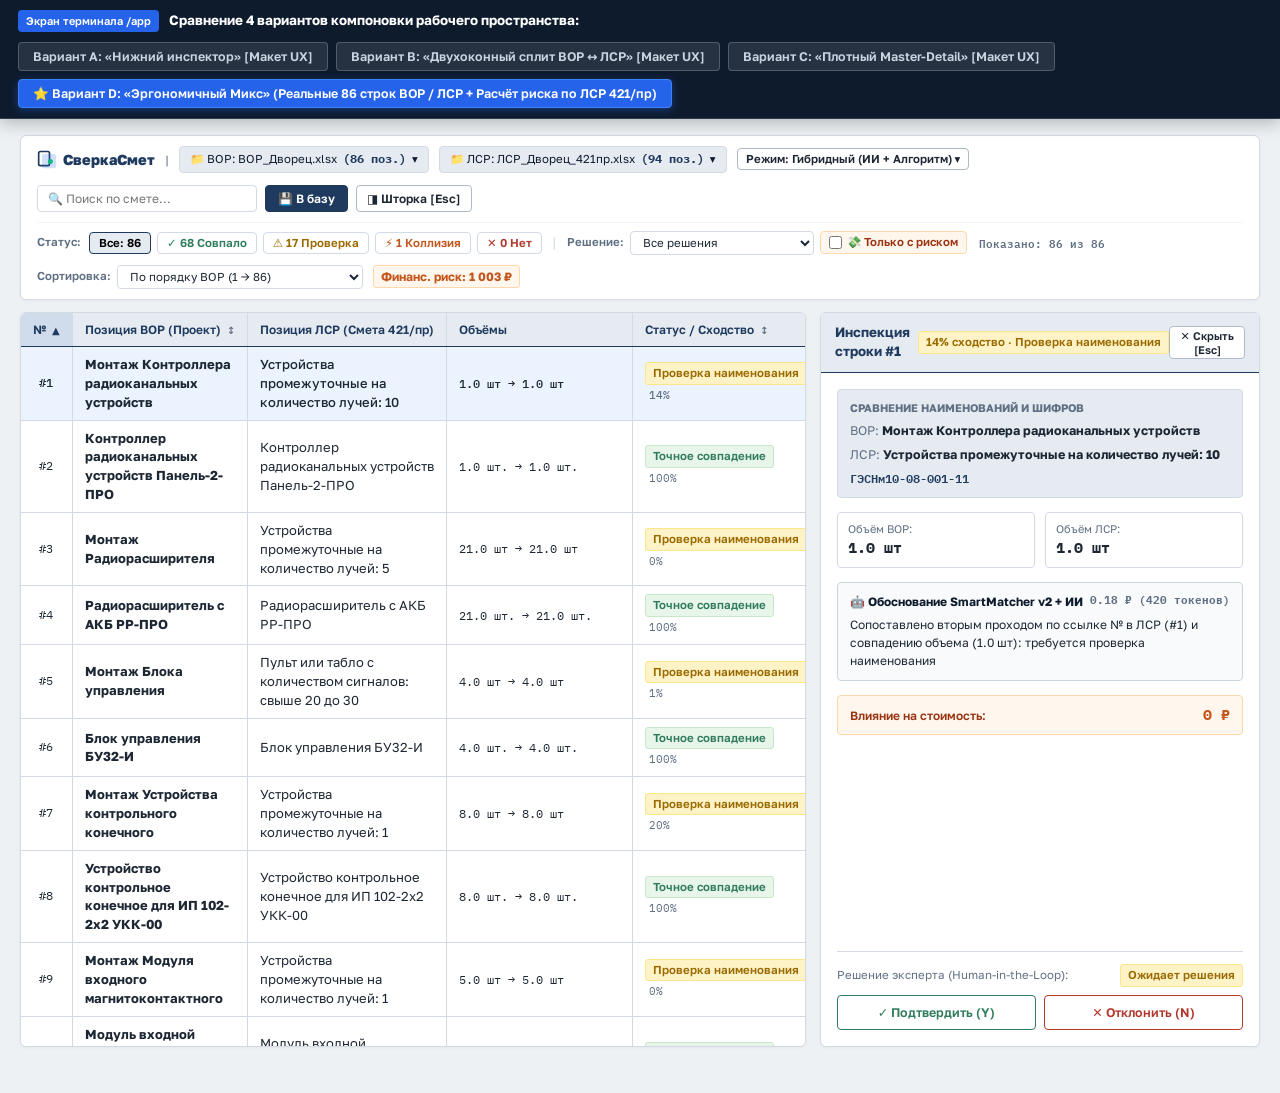
<file: web/app_concepts.html>
<!doctype html>
<html lang="ru">
<head>
  <meta charset="utf-8">
  <meta name="viewport" content="width=device-width, initial-scale=1, viewport-fit=cover">
  <title>Концепты интерфейса /app | СверкаСмет (SmartMatcher)</title>
  <link rel="icon" type="image/svg+xml" href="/favicon.svg">
  <link rel="stylesheet" href="https://fonts.googleapis.com/css2?family=Golos+Text:wght@400;500;600;700;800&family=IBM+Plex+Mono:wght@400;500;600&display=swap">
  <style>
    :root {
      --bg: #EEF1F4;
      --card: #FFFFFF;
      --ink: #1F3A5F;
      --ink-dark: #0E1B2D;
      --text: #1D2733;
      --mut: #5F6F84;
      --line: #D3DAE3;
      --line2: #AEBAC9;
      --hdr: #E6EBF1;
      --ok: #2F7D5B;
      --part: #9A6A00;
      --diff: #C2561B;
      --bad: #B3382C;
      --link: #1F5FBF;
    }
    * { box-sizing: border-box; margin: 0; padding: 0; }
    body {
      background: var(--bg);
      color: var(--text);
      font: 13.5px/1.45 "Golos Text", system-ui, -apple-system, sans-serif;
      -webkit-font-smoothing: antialiased;
      padding-bottom: 30px;
    }
    button, input, select { font-family: inherit; }

    /* Верхняя панель переключения концептов */
    .switcher-top {
      position: sticky;
      top: 0;
      z-index: 1000;
      background: #0E1B2D;
      color: #fff;
      padding: 10px 18px;
      display: flex;
      justify-content: space-between;
      align-items: center;
      box-shadow: 0 4px 16px rgba(0, 0, 0, 0.25);
      border-bottom: 1px solid rgba(255, 255, 255, 0.15);
      flex-wrap: wrap;
      gap: 10px;
    }
    .switcher-left {
      font-size: 13.5px;
      font-weight: 700;
      display: flex;
      align-items: center;
      gap: 10px;
    }
    .tag-badge {
      background: #2563EB;
      color: #fff;
      font-size: 11px;
      padding: 3px 8px;
      border-radius: 4px;
      font-weight: 600;
    }
    .switcher-btns {
      display: flex;
      gap: 8px;
      flex-wrap: wrap;
    }
    .sw-btn {
      background: rgba(255, 255, 255, 0.1);
      border: 1px solid rgba(255, 255, 255, 0.2);
      color: #CBD5E1;
      font-size: 12.5px;
      font-weight: 600;
      padding: 6px 14px;
      border-radius: 4px;
      cursor: pointer;
      transition: all 0.15s ease;
    }
    .sw-btn:hover {
      background: rgba(255, 255, 255, 0.2);
      color: #fff;
    }
    .sw-btn.active {
      background: #2563EB;
      border-color: #3B82F6;
      color: #fff;
      box-shadow: 0 2px 8px rgba(37, 99, 235, 0.4);
    }

    .concept-screen {
      display: none;
      max-width: 1560px;
      margin: 0 auto;
      padding: 16px 20px;
      animation: fadeIn 0.15s ease-out;
    }
    .concept-screen.active {
      display: block;
    }
    @keyframes fadeIn {
      from { opacity: 0; transform: translateY(4px); }
      to { opacity: 1; transform: none; }
    }

    /* Общие стили таблиц и бейджей */
    .t-code { font-family: "IBM Plex Mono", monospace; font-size: 11.5px; }
    .badge {
      display: inline-flex;
      align-items: center;
      gap: 4px;
      padding: 2px 7px;
      border-radius: 3px;
      font-size: 11.5px;
      font-weight: 600;
      white-space: nowrap;
    }
    .b-ok { background: #E8F5E9; color: var(--ok); border: 1px solid #C8E6C9; }
    .b-part { background: #FEF3C7; color: var(--part); border: 1px solid #FDE68A; }
    .b-diff { background: #FFEDD5; color: var(--diff); border: 1px solid #FED7AA; }
    .b-bad { background: #FEE2E2; color: var(--bad); border: 1px solid #FECACA; }
    mark.df { background: #FFEDD5; color: #9A3412; padding: 0 3px; border-radius: 2px; font-weight: 700; }

    .btn {
      font-size: 12.5px;
      padding: 5px 12px;
      border-radius: 4px;
      border: 1px solid var(--line2);
      background: #fff;
      color: var(--text);
      cursor: pointer;
      font-weight: 600;
      display: inline-flex;
      align-items: center;
      gap: 6px;
    }
    .btn-primary { background: var(--ink); color: #fff; border-color: var(--ink); }
    .btn-ok { color: var(--ok); border-color: var(--ok); }
    .btn-ok:hover { background: var(--ok); color: #fff; }
    .btn-bad { color: var(--bad); border-color: var(--bad); }
    .btn-bad:hover { background: var(--bad); color: #fff; }

    /* ==========================================================================
       КОНЦЕПТ A: НИЖНИЙ ИНСПЕКТОР (Bottom Drawer / Excel & CAD Style)
       Таблица на 100% ширины экрана, ничего не сжато. Снизу удобная панель инспекции.
       ========================================================================== */
    .ca-topbar {
      background: var(--card);
      border: 1px solid var(--line);
      border-radius: 6px;
      padding: 10px 16px;
      margin-bottom: 12px;
      display: flex;
      justify-content: space-between;
      align-items: center;
      flex-wrap: wrap;
      gap: 12px;
    }
    .ca-files {
      display: flex;
      gap: 10px;
      align-items: center;
    }
    .ca-f-pill {
      background: var(--hdr);
      border: 1px solid var(--line);
      border-radius: 4px;
      padding: 4px 10px;
      font-size: 12px;
    }
    .ca-stats {
      display: flex;
      gap: 6px;
      align-items: center;
    }
    .ca-stat-pill {
      border: 1px solid var(--line);
      background: #fff;
      border-radius: 4px;
      padding: 4px 10px;
      font-size: 12px;
      cursor: pointer;
    }
    .ca-stat-pill.active {
      border-color: var(--ink);
      background: var(--hdr);
      font-weight: 600;
    }

    .ca-table-wrap {
      background: var(--card);
      border: 1px solid var(--line);
      border-radius: 6px;
      overflow: hidden;
      margin-bottom: 12px;
    }
    .ca-table {
      width: 100%;
      border-collapse: collapse;
      font-size: 13px;
    }
    .ca-table th {
      background: var(--hdr);
      padding: 8px 12px;
      text-align: left;
      font-weight: 600;
      color: var(--ink);
      border-bottom: 1.5px solid var(--ink);
      border-right: 1px solid var(--line);
      font-size: 12px;
      white-space: nowrap;
    }
    .ca-table td {
      padding: 8px 12px;
      border-bottom: 1px solid var(--line);
      border-right: 1px solid var(--line);
      vertical-align: middle;
      cursor: pointer;
    }
    .ca-table tr:hover { background: #F1F5F9; }
    .ca-table tr.active { background: #EBF3FF; font-weight: 500; }

    /* Нижняя шторка инспектора параметров */
    .ca-bottom-drawer {
      background: #FFFFFF;
      border: 1.5px solid var(--line2);
      border-radius: 6px;
      padding: 16px;
      box-shadow: 0 10px 30px rgba(18, 34, 56, 0.15);
      display: grid;
      grid-template-columns: 1.3fr 1fr 0.7fr;
      gap: 20px;
      align-items: start;
    }
    .ca-b-col {
      display: flex;
      flex-direction: column;
      gap: 8px;
    }
    .ca-b-col h4 {
      font-size: 12px;
      text-transform: uppercase;
      letter-spacing: 0.5px;
      color: var(--mut);
      margin-bottom: 4px;
    }

    /* ==========================================================================
       КОНЦЕПТ B: ДВУХОКОННЫЙ СПЛИТ ВОР <-> ЛСР (Side-by-Side Dual Pane)
       Слева колонка ВОР, справа колонка ЛСР. Идеально видно связку документов.
       ========================================================================== */
    .cb-top {
      display: flex;
      justify-content: space-between;
      align-items: center;
      background: var(--card);
      border: 1px solid var(--line);
      border-radius: 6px;
      padding: 10px 16px;
      margin-bottom: 12px;
    }
    .cb-grid {
      display: grid;
      grid-template-columns: 1fr 1fr;
      gap: 14px;
    }
    .cb-pane {
      background: var(--card);
      border: 1px solid var(--line);
      border-radius: 6px;
      overflow: hidden;
    }
    .cb-pane-hdr {
      background: var(--hdr);
      padding: 10px 14px;
      border-bottom: 1.5px solid var(--ink);
      display: flex;
      justify-content: space-between;
      align-items: center;
      font-weight: 700;
      color: var(--ink);
    }
    .cb-list {
      display: flex;
      flex-direction: column;
    }
    .cb-item {
      padding: 10px 14px;
      border-bottom: 1px solid var(--line);
      cursor: pointer;
      display: flex;
      justify-content: space-between;
      align-items: center;
      gap: 10px;
      transition: background 0.1s ease;
    }
    .cb-item:hover { background: #F8FAFC; }
    .cb-item.active { background: #EBF3FF; border-left: 3px solid var(--ink); font-weight: 500; }

    /* ==========================================================================
       КОНЦЕПТ C: УЛУЧШЕННЫЙ MASTER-DETAIL (Оптимизация оригинала Гагика)
       Таблица слева, карточка справа. Но шапка сжата в 1 строку, кнопки быстрых
       решений прямо в таблице, ничего не сминается.
       ========================================================================== */
    .cc-compact-header {
      background: var(--card);
      border: 1px solid var(--line);
      border-radius: 6px;
      padding: 8px 14px;
      display: flex;
      justify-content: space-between;
      align-items: center;
      margin-bottom: 12px;
      flex-wrap: wrap;
      gap: 10px;
    }
    .cc-split {
      display: grid;
      grid-template-columns: minmax(0, 1.4fr) minmax(340px, 0.85fr);
      gap: 12px;
      align-items: start;
    }
    .cc-table-box {
      background: var(--card);
      border: 1px solid var(--line);
      border-radius: 6px;
      overflow: hidden;
    }
    .cc-panel-box {
      background: var(--card);
      border: 1px solid var(--line);
      border-radius: 6px;
      padding: 16px;
      display: flex;
      flex-direction: column;
      gap: 14px;
      position: sticky;
      top: 60px;
    }
    /* ==========================================================================
       КОНЦЕПТ D: «ЭРГОНОМИЧНЫЙ МИКС» (Финальный рекомендованный вариант Гагика)
       ========================================================================== */
    .cd-top-card {
      background: var(--card);
      border: 1px solid var(--line);
      border-radius: 6px;
      padding: 10px 16px;
      margin-bottom: 12px;
      display: flex;
      flex-direction: column;
      gap: 10px;
      box-shadow: 0 1px 3px rgba(0,0,0,0.04);
    }
    .cd-tb-row1 {
      display: flex;
      justify-content: space-between;
      align-items: center;
      gap: 12px;
      flex-wrap: wrap;
    }
    .cd-tb-row2 {
      display: flex;
      justify-content: space-between;
      align-items: center;
      gap: 10px;
      flex-wrap: wrap;
      padding-top: 8px;
      border-top: 1px solid #F1F5F9;
    }
    .cd-tb-left {
      display: flex;
      align-items: center;
      gap: 10px;
      flex-wrap: wrap;
    }
    .cd-logo {
      font-weight: 800;
      font-size: 14.5px;
      color: var(--ink);
      display: flex;
      align-items: center;
      gap: 6px;
    }
    .cd-file-pill {
      display: inline-flex;
      align-items: center;
      gap: 6px;
      background: var(--hdr);
      border: 1px solid var(--line);
      padding: 4px 10px;
      border-radius: 4px;
      font-size: 11.5px;
      color: var(--ink-dark);
      cursor: pointer;
      transition: all 0.15s ease;
    }
    .cd-file-pill:hover {
      border-color: var(--ink);
      background: #E2E8F0;
    }
    .cd-tb-chips {
      display: flex;
      align-items: center;
      gap: 6px;
      flex-wrap: wrap;
    }
    .cd-chip-btn {
      border: 1px solid var(--line);
      background: #fff;
      padding: 3px 9px;
      border-radius: 4px;
      font-size: 11.5px;
      cursor: pointer;
      font-weight: 600;
      transition: all 0.15s ease;
    }
    .cd-chip-btn.active, .cd-chip-btn:hover {
      background: var(--hdr);
      border-color: var(--ink);
    }
    .cd-tb-right {
      display: flex;
      align-items: center;
      gap: 8px;
    }
    .cd-search-input {
      border: 1px solid var(--line);
      border-radius: 4px;
      padding: 5px 10px;
      font-size: 12px;
      width: 220px;
      outline: none;
    }
    .cd-search-input:focus {
      border-color: var(--ink);
    }
    .cd-select-sm {
      border: 1px solid var(--line);
      border-radius: 4px;
      padding: 3px 8px;
      font-size: 11.5px;
      background: #fff;
      color: var(--text);
      cursor: pointer;
      outline: none;
    }
    .cd-select-sm:focus {
      border-color: var(--ink);
    }
    .cd-checkbox-label {
      display: inline-flex;
      align-items: center;
      gap: 5px;
      font-size: 11.5px;
      font-weight: 600;
      color: #9A3412;
      background: #FFF7ED;
      border: 1px solid #FED7AA;
      padding: 2px 8px;
      border-radius: 4px;
      cursor: pointer;
      user-select: none;
      transition: all 0.15s ease;
    }
    .cd-checkbox-label:hover {
      background: #FFEDD5;
    }
    .ca-table th.sortable {
      cursor: pointer;
      user-select: none;
      transition: background 0.15s ease;
    }
    .ca-table th.sortable:hover {
      background: #D8E2ED;
      color: #0E1B2D;
    }
    .sort-arrow {
      font-size: 10px;
      margin-left: 3px;
      color: var(--mut);
    }
    .ca-table th.active-sort {
      background: #D0DCEB;
      color: var(--ink);
    }
    .ca-table th.active-sort .sort-arrow {
      color: var(--ink);
      font-weight: 700;
    }
    .cd-layout {
      display: flex;
      gap: 14px;
      align-items: stretch;
      height: calc(100vh - 165px);
      min-height: 520px;
      position: relative;
    }
    .cd-table-container {
      flex: 1 1 0%;
      min-width: 0;
      background: var(--card);
      border: 1px solid var(--line);
      border-radius: 6px;
      overflow-y: auto;
      overflow-x: auto;
      display: block;
      transition: all 0.25s cubic-bezier(0.16, 1, 0.3, 1);
      box-shadow: 0 1px 3px rgba(0,0,0,0.04);
    }
    .cd-table-container table thead th {
      position: sticky;
      top: 0;
      z-index: 20;
      background: var(--hdr);
      box-shadow: 0 1.5px 0 var(--ink);
    }
    .cd-inspector-panel {
      width: 440px;
      flex-shrink: 0;
      background: var(--card);
      border: 1px solid var(--line);
      border-radius: 6px;
      display: flex;
      flex-direction: column;
      transition: all 0.25s cubic-bezier(0.16, 1, 0.3, 1);
      overflow: hidden;
      box-shadow: 0 1px 3px rgba(0,0,0,0.04);
    }
    .cd-inspector-panel.hidden {
      width: 0;
      padding: 0;
      border: none;
      margin: 0;
      opacity: 0;
      pointer-events: none;
    }
    .cd-inspector-hdr {
      background: var(--hdr);
      padding: 10px 14px;
      border-bottom: 1.5px solid var(--ink);
      display: flex;
      justify-content: space-between;
      align-items: center;
      font-weight: 700;
      color: var(--ink);
    }
    .cd-inspector-body {
      padding: 16px;
      overflow-y: auto;
      display: flex;
      flex-direction: column;
      gap: 14px;
      flex: 1;
    }
    .cd-row-action-btn {
      padding: 3px 8px;
      border-radius: 3px;
      font-size: 11px;
      font-weight: 700;
      cursor: pointer;
      border: 1px solid transparent;
      display: inline-flex;
      align-items: center;
      gap: 3px;
      transition: all 0.1s ease;
    }
    .cd-btn-yes {
      background: #F0FDF4;
      color: #166534;
      border-color: #BBF7D0;
    }
    .cd-btn-yes:hover, .cd-btn-yes.active {
      background: #166534;
      color: #fff;
    }
    .cd-btn-no {
      background: #FEF2F2;
      color: #991B1B;
      border-color: #FECACA;
    }
    .cd-btn-no:hover, .cd-btn-no.active {
      background: #991B1B;
      color: #fff;
    }
    .badge-decision-yes {
      background: #DCFCE7;
      color: #15803D;
      font-weight: 700;
      padding: 2px 6px;
      border-radius: 3px;
      font-size: 11px;
      border: 1px solid #86EFAC;
    }
    .badge-decision-no {
      background: #FEE2E2;
      color: #B91C1C;
      font-weight: 700;
      padding: 2px 6px;
      border-radius: 3px;
      font-size: 11px;
      border: 1px solid #FCA5A5;
    }
  </style>
</head>
<body>

  <!-- Switcher Toolbar -->
  <div class="switcher-top">
    <div class="switcher-left">
      <span class="tag-badge">Экран терминала /app</span>
      <span>Сравнение 4 вариантов компоновки рабочего пространства:</span>
    </div>
    <div class="switcher-btns">
      <button class="sw-btn" onclick="setScreen('a')">
        Вариант А: «Нижний инспектор» [Макет UX]
      </button>
      <button class="sw-btn" onclick="setScreen('b')">
        Вариант B: «Двухоконный сплит ВОР ↔ ЛСР» [Макет UX]
      </button>
      <button class="sw-btn" onclick="setScreen('c')">
        Вариант C: «Плотный Master-Detail» [Макет UX]
      </button>
      <button class="sw-btn active" onclick="setScreen('d')">
        ⭐ Вариант D: «Эргономичный Микс» (Реальные 86 строк ВОР / ЛСР + Расчёт риска по ЛСР 421/пр)
      </button>
    </div>
  </div>

  <!-- ==========================================================================
       ВАРИАНТ A: НИЖНИЙ ИНСПЕКТОР (Bottom Drawer / Excel & CAD Style)
       ========================================================================== -->
  <div id="screen-a" class="concept-screen">
    <div style="background:#EFF6FF; border:1px solid #BFDBFE; padding:8px 14px; margin:10px 16px; border-radius:6px; font-size:12px; color:#1E40AF; display:flex; align-items:center; gap:8px;">
      <span>ℹ️</span>
      <div><b>Концептуальный макет интерфейса (UX Prototype):</b> Демонстрирует компоновку с нижней шторкой (Bottom Drawer в стиле Excel). Строки в таблице являются синтетическим макетом для диплома. Для просмотра работы алгоритма на реальном наборе из 86 строк ВОР / ЛСР переключитесь на <b>«⭐ Вариант D»</b>.</div>
    </div>
    <!-- Ультракомпактный Topbar -->
    <div class="ca-topbar">
      <div class="ca-files">
        <b>Проект: СПС и СОУЭ</b>
        <span class="ca-f-pill">ВОР: 86 поз.</span>
        <span class="ca-f-pill">ЛСР: 421/пр (94 поз.)</span>
        <button class="btn btn-sm">📁 Загрузить другие файлы</button>
      </div>

      <div class="ca-stats">
        <span class="ca-stat-pill active">Всего: <b>86</b></span>
        <span class="ca-stat-pill" style="color:var(--ok);">✓ Совпало: <b>71</b></span>
        <span class="ca-stat-pill" style="color:var(--part);">⚠️ Проверка: <b>5</b></span>
        <span class="ca-stat-pill" style="color:var(--diff);">🚨 Коллизии: <b>3</b></span>
        <span class="ca-stat-pill" style="color:var(--bad);">✕ Нет в смете: <b>7</b></span>
        <span class="ca-stat-pill" style="background:#FFF7ED; color:#C2561B; font-weight:700;">Риск: 1 420 500 ₽</span>
      </div>

      <div style="display:flex; gap:8px;">
        <button class="btn btn-primary">💾 Сохранить проект</button>
        <button class="btn">📥 Экспорт отчёта</button>
      </div>
    </div>

    <!-- Таблица на всю ширину (100%) -->
    <div class="ca-table-wrap">
      <table class="ca-table">
        <thead>
          <tr>
            <th style="width:40px;">№</th>
            <th>Позиция ВОР (проектная документация)</th>
            <th>Позиция ЛСР (смета по Методике 421/пр)</th>
            <th style="width:130px;">Шифр сметной нормы</th>
            <th style="width:130px;">Объём: проект → смета</th>
            <th style="width:160px;">Статус алгоритма</th>
            <th style="width:90px;">Сходство</th>
            <th style="width:120px;">Фин. риск</th>
            <th style="width:120px; text-align:center;">Решение</th>
          </tr>
        </thead>
        <tbody id="ca-tbody">
          <tr class="active" onclick="caSelect(0, this)">
            <td class="t-code">#1</td>
            <td><b>Монтаж Контроллера радиоканальных устройств</b></td>
            <td>Устройства промежуточные на количество лучей: 10</td>
            <td class="t-code">ГЭСНм10-08-001-11</td>
            <td>1 шт → 1 шт</td>
            <td><span class="badge b-part">Проверка наименования</span></td>
            <td><b class="t-code">14%</b></td>
            <td><span style="color:var(--mut);">0 ₽</span></td>
            <td style="text-align:center;" onclick="event.stopPropagation();">
              <button class="btn btn-ok" style="padding:2px 8px;">✓</button>
              <button class="btn btn-bad" style="padding:2px 8px;">✕</button>
            </td>
          </tr>
          <tr onclick="caSelect(1, this)">
            <td class="t-code">#2</td>
            <td><b>Устройство стяжек ц/п толщ. 50мм</b></td>
            <td>Устройство стяжек цементных толщ. 20мм</td>
            <td class="t-code">ГЭСН11-01-011-01</td>
            <td>420 м² → 4.2 (100 м²)</td>
            <td><span class="badge b-diff">Коллизия параметров</span></td>
            <td><b class="t-code">87%</b></td>
            <td><b style="color:var(--diff);">+310 000 ₽</b></td>
            <td style="text-align:center;" onclick="event.stopPropagation();">
              <button class="btn btn-ok" style="padding:2px 8px;">✓</button>
              <button class="btn btn-bad" style="padding:2px 8px;">✕</button>
            </td>
          </tr>
          <tr onclick="caSelect(2, this)">
            <td class="t-code">#3</td>
            <td><b>Огнезащитная обработка воздуховодов систем вентиляции</b></td>
            <td><span style="color:var(--bad);">[Отсутствует в смете подрядчика]</span></td>
            <td class="t-code">—</td>
            <td>350 м² → —</td>
            <td><span class="badge b-bad">Нет в смете</span></td>
            <td><b class="t-code">0%</b></td>
            <td><b style="color:var(--bad);">+981 000 ₽</b></td>
            <td style="text-align:center;" onclick="event.stopPropagation();">
              <button class="btn btn-bad" style="padding:2px 8px;">✕ В акт</button>
            </td>
          </tr>
          <tr onclick="caSelect(3, this)">
            <td class="t-code">#4</td>
            <td><b>Кабель огнестойкий КПСнг(А)-FRLS 2×2×0,5</b></td>
            <td>Кабель КПСнг-FRLS 2×2×0,5</td>
            <td class="t-code">ФССЦ-08.3.03</td>
            <td>166 м → 1,66 (100 м)</td>
            <td><span class="badge b-ok">Совпало</span></td>
            <td><b class="t-code">99%</b></td>
            <td><span style="color:var(--ok);">0 ₽ (OK)</span></td>
            <td style="text-align:center;" onclick="event.stopPropagation();">
              <span style="color:var(--ok); font-size:12px;">✓ Авто</span>
            </td>
          </tr>
        </tbody>
      </table>
    </div>

    <!-- Инспекционная горизонтальная шторка (не сжимает таблицу) -->
    <div class="ca-bottom-drawer">
      <div class="ca-b-col">
        <h4>Сравнение формулировок и параметров:</h4>
        <div style="font-size:13.5px; line-height:1.45;">
          <div><b>ВОР:</b> <span id="ca-vor">Монтаж Контроллера радиоканальных устройств (1 шт)</span></div>
          <div style="margin-top:4px;"><b>ЛСР:</b> <span id="ca-lsr">Устройства промежуточные на количество лучей: 10 (1 шт)</span></div>
        </div>
        <div style="font-size:12px; color:var(--mut); margin-top:4px;" id="ca-note">
          ℹ️ Сопоставлено вторым проходом по шифру/ссылке и совпадению объёма (1.0 шт = 1.0 шт). Требуется подтверждение инженера по составу работ.
        </div>
      </div>

      <div class="ca-b-col">
        <h4>Финансово-количественный анализ:</h4>
        <div style="display:grid; grid-template-columns: 1fr 1fr; gap:10px;">
          <div style="background:var(--hdr); padding:8px 10px; border-radius:4px;">
            <div style="font-size:11px; color:var(--mut);">Объёмы:</div>
            <b id="ca-qty" style="font-size:14px;">1 шт = 1 шт (Совпадает)</b>
          </div>
          <div style="background:#FFF7ED; border:1px solid #FED7AA; padding:8px 10px; border-radius:4px;">
            <div style="font-size:11px; color:#9A3412;">Финансовый риск:</div>
            <b id="ca-risk" style="font-size:16px; color:#C2561B; font-family:'IBM Plex Mono', monospace;">0 ₽</b>
          </div>
        </div>
      </div>

      <div class="ca-b-col" style="justify-content:center; align-items:flex-end;">
        <h4>Решение эксперта:</h4>
        <div style="display:flex; gap:8px; width:100%;">
          <button class="btn btn-ok" style="flex:1; padding:8px;">✓ Принять (Y)</button>
          <button class="btn btn-bad" style="flex:1; padding:8px;">✕ Отклонить (N)</button>
        </div>
        <span style="font-size:11px; color:var(--mut); margin-top:6px;">Горячие клавиши: [↑] [↓] [Y] [N]</span>
      </div>
    </div>
  </div>


  <!-- ==========================================================================
       ВАРИАНТ B: ДВУХОКОННЫЙ СПЛИТ ВОР <-> ЛСР (Side-by-Side Dual Pane)
       ========================================================================== -->
  <div id="screen-b" class="concept-screen">
    <div style="background:#EFF6FF; border:1px solid #BFDBFE; padding:8px 14px; margin:10px 16px; border-radius:6px; font-size:12px; color:#1E40AF; display:flex; align-items:center; gap:8px;">
      <span>ℹ️</span>
      <div><b>Концептуальный макет интерфейса (UX Prototype):</b> Демонстрирует компоновку со сплит-экраном (Side-by-Side). Данные в таблицах демонстрационные. Реальный набор из 86 позиций работает в <b>«⭐ Варианте D»</b>.</div>
    </div>
    <div class="cb-top">
      <div>
        <b>Сверка в режиме сопоставления двух документов</b>
        <span style="font-size:12.5px; color:var(--mut); margin-left:12px;">Слева: Проектные работы (ВОР) · Справа: Сметные расценки (ЛСР)</span>
      </div>
      <div style="display:flex; gap:8px;">
        <span class="badge b-ok">Связано 71</span>
        <span class="badge b-diff">3 коллизии</span>
        <button class="btn btn-primary">💾 Сохранить</button>
      </div>
    </div>

    <div class="cb-grid">
      <!-- Колонка ВОР -->
      <div class="cb-pane">
        <div class="cb-pane-hdr">
          <span>📋 Ведомость объёмов работ (ВОР)</span>
          <span class="t-code" style="font-weight:400;">86 позиций</span>
        </div>
        <div class="cb-list">
          <div class="cb-item active">
            <div>
              <b>#1. Монтаж Контроллера радиоканальных устройств</b>
              <div style="font-size:12px; color:var(--mut);">Объём: 1 шт</div>
            </div>
            <span class="badge b-part">Связано 14%</span>
          </div>
          <div class="cb-item">
            <div>
              <b>#2. Устройство стяжек ц/п толщ. 50мм</b>
              <div style="font-size:12px; color:var(--mut);">Объём: 420 м²</div>
            </div>
            <span class="badge b-diff">Коллизия 50мм</span>
          </div>
          <div class="cb-item">
            <div>
              <b>#3. Огнезащитная обработка воздуховодов</b>
              <div style="font-size:12px; color:var(--mut);">Объём: 350 м²</div>
            </div>
            <span class="badge b-bad">Нет в смете</span>
          </div>
        </div>
      </div>

      <!-- Колонка ЛСР -->
      <div class="cb-pane">
        <div class="cb-pane-hdr">
          <span>📑 Локальный сметный расчёт (ЛСР 421/пр)</span>
          <span class="t-code" style="font-weight:400;">94 позиции</span>
        </div>
        <div class="cb-list">
          <div class="cb-item active">
            <div>
              <b>№1. Устройства промежуточные на 10 лучей</b>
              <div style="font-size:12px; color:var(--mut);">ГЭСНм10-08-001-11 · Объём: 1 шт</div>
            </div>
            <div style="display:flex; gap:4px;">
              <button class="btn btn-ok" style="padding:2px 8px;">✓</button>
              <button class="btn btn-bad" style="padding:2px 8px;">✕</button>
            </div>
          </div>
          <div class="cb-item">
            <div>
              <b>№14. Устройство стяжек цементных толщ. 20мм</b>
              <div style="font-size:12px; color:var(--mut);">ГЭСН11-01 · 4.2 (100 м²) · <b style="color:var(--diff);">+310 000 ₽</b></div>
            </div>
            <div style="display:flex; gap:4px;">
              <button class="btn btn-ok" style="padding:2px 8px;">✓</button>
              <button class="btn btn-bad" style="padding:2px 8px;">✕</button>
            </div>
          </div>
          <div class="cb-item" style="background:#FFF5F5;">
            <div>
              <span style="color:var(--bad); font-weight:600;">[Соответствующая расценка не обнаружена]</span>
              <div style="font-size:12px; color:var(--mut);">Риск для подрядчика: 981 000 ₽</div>
            </div>
            <button class="btn btn-bad" style="padding:2px 8px;">✕ В акт</button>
          </div>
        </div>
      </div>
    </div>
  </div>


  <!-- ==========================================================================
       ВАРИАНТ C: ПЛОТНЫЙ MASTER-DETAIL (Оптимизация оригинала Гагика)
       ========================================================================== -->
  <div id="screen-c" class="concept-screen">
    <div style="background:#EFF6FF; border:1px solid #BFDBFE; padding:8px 14px; margin:10px 16px; border-radius:6px; font-size:12px; color:#1E40AF; display:flex; align-items:center; gap:8px;">
      <span>ℹ️</span>
      <div><b>Концептуальный макет интерфейса (UX Prototype):</b> Демонстрирует компактную панель Master-Detail со статическими примерами. Полный набор из 86 позиций с независимым скроллом и сортировкой работает в <b>«⭐ Варианте D»</b>.</div>
    </div>
    <!-- Сжатая верхняя панель (высота 44px вместо 220px) -->
    <div class="cc-compact-header">
      <div style="display:flex; gap:10px; align-items:center;">
        <b>СверкаСмет</b>
        <span style="color:var(--mut); font-size:12.5px;">Объект: Дворец молодёжи</span>
        <button class="btn btn-sm">Сменить смету</button>
      </div>

      <div style="display:flex; gap:6px;">
        <span class="badge b-ok">71 Совпало</span>
        <span class="badge b-part">5 Проверка</span>
        <span class="badge b-diff">3 Коллизии</span>
        <span class="badge b-bad">7 Нет</span>
        <span class="badge" style="background:#FFF7ED; color:#C2561B; border:1px solid #FED7AA;">Риск: 1.42 млн ₽</span>
      </div>

      <div style="display:flex; gap:8px;">
        <button class="btn btn-primary btn-sm">💾 Сохранить</button>
        <button class="btn btn-sm">📁 История</button>
      </div>
    </div>

    <!-- Разделение: Таблица слева (с быстрыми кнопками в строках) + Инспектор справа -->
    <div class="cc-split">
      <div class="cc-table-box">
        <table class="ca-table">
          <thead>
            <tr>
              <th style="width:36px;">№</th>
              <th>Позиция ВОР</th>
              <th>Позиция ЛСР (421/пр)</th>
              <th>Объём</th>
              <th>Статус</th>
              <th>Действие</th>
            </tr>
          </thead>
          <tbody>
            <tr class="active">
              <td class="t-code">#1</td>
              <td><b>Монтаж Контроллера</b></td>
              <td>Устройства промежуточные (10 лучей)</td>
              <td>1 → 1 шт</td>
              <td><span class="badge b-part">Проверка наименования</span></td>
              <td onclick="event.stopPropagation();">
                <button class="btn btn-ok" style="padding:2px 6px;">✓</button>
                <button class="btn btn-bad" style="padding:2px 6px;">✕</button>
              </td>
            </tr>
            <tr>
              <td class="t-code">#2</td>
              <td><b>Стяжка ц/п толщ. 50мм</b></td>
              <td>Стяжка ц/п толщ. 20мм</td>
              <td>420 → 4.2 (100м²)</td>
              <td><span class="badge b-diff">Коллизия параметров</span></td>
              <td onclick="event.stopPropagation();">
                <button class="btn btn-ok" style="padding:2px 6px;">✓</button>
                <button class="btn btn-bad" style="padding:2px 6px;">✕</button>
              </td>
            </tr>
            <tr>
              <td class="t-code">#3</td>
              <td><b>Огнезащита воздуховодов</b></td>
              <td><span style="color:var(--bad);">[Не осмечено]</span></td>
              <td>350 м² → —</td>
              <td><span class="badge b-bad">Нет в смете</span></td>
              <td onclick="event.stopPropagation();">
                <button class="btn btn-bad" style="padding:2px 6px;">✕ В акт</button>
              </td>
            </tr>
          </tbody>
        </table>
      </div>

      <!-- Боковой инспектор справа -->
      <div class="cc-panel-box">
        <div style="display:flex; justify-content:space-between; align-items:baseline; border-bottom:1px solid var(--line); padding-bottom:8px;">
          <b>Инспекция строки #1</b>
          <span class="t-code" style="font-weight:700; color:var(--part);">14% (Pass 2)</span>
        </div>
        <div style="font-size:12.5px;">
          <div style="color:var(--mut);">ВОР:</div>
          <div style="font-weight:500;">Монтаж Контроллера радиоканальных устройств (1 шт)</div>
          <div style="color:var(--mut); margin-top:6px;">ЛСР:</div>
          <div style="font-weight:500;">Устройства промежуточные на 10 лучей (1 шт)</div>
          <div style="color:var(--mut); margin-top:2px;" class="t-code">ГЭСНм10-08-001-11</div>
        </div>
        <div style="background:#F0FDF4; border:1px solid #BBF7D0; padding:8px 10px; border-radius:4px; font-size:12px; color:#166534;">
          ✓ Объёмы полностью совпадают: 1 шт = 1 шт.<br>
          ⚠️ Низкое сходство наименований (14%): проверьте спецификацию проекта.
        </div>
        <div style="display:flex; gap:6px; margin-top:auto;">
          <button class="btn btn-ok" style="flex:1; padding:8px;">✓ Подтвердить (Y)</button>
          <button class="btn btn-bad" style="flex:1; padding:8px;">✕ Отклонить (N)</button>
        </div>
      </div>
    </div>
  </div>


  <!-- ==========================================================================
       ВАРИАНТ D: «ЭРГОНОМИЧНЫЙ МИКС» (Рекомендованный апгрейд оригинала Гагика)
       ========================================================================== -->
  <div id="screen-d" class="concept-screen active">
    <!-- 1. Верхняя панель управления и фильтрации (2 аккуратные строки без наложений) -->
    <div class="cd-top-card">
      <!-- Строка 1: Проект, файлы, поиск, экспорт и шторка -->
      <div class="cd-tb-row1">
        <div class="cd-tb-left">
          <div class="cd-logo">
            <svg width="20" height="20" viewBox="0 0 24 24" fill="none"><rect x="2" y="3" width="13" height="17" rx="2" stroke="#1F3A5F" stroke-width="2"/><path d="M9 7h11a2 2 0 0 1 2 2v11a2 2 0 0 1-2 2H9a2 2 0 0 1-2-2V9a2 2 0 0 1 2-2z" fill="#2563EB" opacity="0.2" stroke="#2563EB" stroke-width="2"/><circle cx="16" cy="15" r="3" fill="#10B981"/></svg>
            СверкаСмет
          </div>
          <span style="color:var(--mut); font-size:12px;">|</span>
          <span class="cd-file-pill" title="Кликните для быстрой смены файла ВОР">
            📁 ВОР: ВОР_Дворец.xlsx <span class="t-code" style="color:var(--ink); font-weight:700;">(86 поз.)</span> ▾
          </span>
          <span class="cd-file-pill" title="Кликните для быстрой смены файла ЛСР">
            📁 ЛСР: ЛСР_Дворец_421пр.xlsx <span class="t-code" style="color:var(--ink); font-weight:700;">(94 поз.)</span> ▾
          </span>
          <button class="btn btn-sm" style="font-size:11.5px; padding:3px 8px;">Режим: Гибридный (ИИ + Алгоритм) ▾</button>
        </div>

        <div class="cd-tb-right">
          <input type="text" class="cd-search-input" placeholder="🔍 Поиск по смете..." id="cd-search" oninput="cdFilter(this.value)">
          <button class="btn btn-primary" style="padding:5px 12px; font-size:12px;" onclick="alert('Проект и 86 строк успешно сохранены в PostgreSQL 17!')">💾 В базу</button>
          <button class="btn" style="padding:5px 10px; font-size:12px;" onclick="cdToggleInspector()" id="cd-toggle-btn" title="Свернуть или развернуть боковую шторку инспектора (Горячая клавиша: Esc)">
            ◨ Шторка [Esc]
          </button>
        </div>
      </div>

      <!-- Строка 2: Фильтры по статусам, фильтр решений, чекбокс риска и меню сортировки -->
      <div class="cd-tb-row2">
        <div class="cd-tb-chips">
          <span style="font-size:11.5px; color:var(--mut); font-weight:600; margin-right:2px;">Статус:</span>
          <button class="cd-chip-btn active" onclick="cdFilterStatus('all', this)">Все: 86</button>
          <button class="cd-chip-btn" style="color:var(--ok);" onclick="cdFilterStatus('ok', this)">✓ 68 Совпало</button>
          <button class="cd-chip-btn" style="color:var(--part);" onclick="cdFilterStatus('part', this)">⚠️ 17 Проверка</button>
          <button class="cd-chip-btn" style="color:var(--diff);" onclick="cdFilterStatus('diff', this)">⚡ 1 Коллизия</button>
          <button class="cd-chip-btn" style="color:var(--bad);" onclick="cdFilterStatus('bad', this)">✕ 0 Нет</button>

          <span style="color:var(--line); margin:0 4px;">|</span>
          <span style="font-size:11.5px; color:var(--mut); font-weight:600;">Решение:</span>
          <select id="cd-filter-decision" class="cd-select-sm" onchange="cdFilterDecision(this.value)">
            <option value="all">Все решения</option>
            <option value="pending">⏳ Ожидают решения</option>
            <option value="yes">✓ Принято инженером</option>
            <option value="no">✕ Отклонено инженером</option>
          </select>

          <label class="cd-checkbox-label" title="Показать только позиции с ненулевым финансовым риском">
            <input type="checkbox" id="cd-check-risk" onchange="cdToggleOnlyRisk(this.checked)">
            <span>💸 Только с риском</span>
          </label>

          <span id="cd-counter-badge" class="t-code" style="font-size:11px; color:var(--mut); margin-left:6px; font-weight:600;">Показано: 86 из 86</span>
        </div>

        <div style="display:flex; align-items:center; gap:10px;">
          <div style="display:flex; align-items:center; gap:6px;">
            <span style="font-size:11.5px; color:var(--mut); font-weight:600;">Сортировка:</span>
            <select id="cd-select-sort" class="cd-select-sm" onchange="cdSelectSortChange(this.value)">
              <option value="id-asc">По порядку ВОР (1 → 86)</option>
              <option value="risk-desc">По убыванию риска (₽ ↓)</option>
              <option value="sim-asc">По сходству (от самых спорных % ↑)</option>
              <option value="sim-desc">По сходству (от точных % ↓)</option>
              <option value="status-priority">Сначала требующие проверки (⚠️)</option>
            </select>
          </div>
          <span class="badge" style="background:#FFF7ED; color:#C2561B; border:1px solid #FED7AA; font-weight:700; font-size:12px;">Финанс. риск: 1 003 ₽</span>
        </div>
      </div>
    </div>

    <!-- 2. Двухблочный макет: Таблица слева + Выдвижная шторка справа -->
    <div class="cd-layout">
      <!-- Таблица (при закрытой шторке занимает 100% экрана) -->
      <div class="cd-table-container">
        <table class="ca-table">
          <thead>
            <tr>
              <th class="sortable active-sort" style="width:50px; text-align:center;" onclick="cdHeaderSort('id')">
                № <span class="sort-arrow" id="sort-arrow-id">▲</span>
              </th>
              <th class="sortable" style="width:30%;" onclick="cdHeaderSort('vor')">
                Позиция ВОР (Проект) <span class="sort-arrow" id="sort-arrow-vor">↕</span>
              </th>
              <th style="width:30%;">
                Позиция ЛСР (Смета 421/пр)
              </th>
              <th style="width:160px; white-space:nowrap;">
                Объёмы
              </th>
              <th class="sortable" style="width:170px;" onclick="cdHeaderSort('sim')">
                Статус / Сходство <span class="sort-arrow" id="sort-arrow-sim">↕</span>
              </th>
              <th class="sortable" style="width:115px;" onclick="cdHeaderSort('risk')">
                Финанс. риск <span class="sort-arrow" id="sort-arrow-risk">↕</span>
              </th>
              <th class="sortable" style="width:130px; text-align:center;" onclick="cdHeaderSort('decision')">
                Быстрое решение <span class="sort-arrow" id="sort-arrow-decision">↕</span>
              </th>
            </tr>
          </thead>
          <tbody id="cd-tbody">
            <!-- Dynamic rows rendered via cdInitRows() -->
          </tbody>
        </table>
      </div>

      <!-- Выдвижная шторка детального инспектора справа -->
      <div class="cd-inspector-panel" id="cd-inspector">
        <div class="cd-inspector-hdr">
          <div style="display:flex; align-items:center; gap:8px;">
            <b id="cd-hdr-title">Инспекция строки #1</b>
            <span class="badge b-part" id="cd-hdr-badge">14% сходство</span>
          </div>
          <button class="btn btn-sm" onclick="cdToggleInspector()" style="padding:2px 8px; font-size:11px;" title="Скрыть шторку и развернуть таблицу во весь экран (Esc)">
            ✕ Скрыть [Esc]
          </button>
        </div>

        <div class="cd-inspector-body">
          <!-- Сравнение параметров -->
          <div style="background:var(--hdr); padding:10px 12px; border-radius:4px; border:1px solid var(--line);">
            <div style="font-size:11px; text-transform:uppercase; color:var(--mut); font-weight:700; margin-bottom:6px;">Сравнение наименований и шифров</div>
            <div style="font-size:12.5px; margin-bottom:6px;">
              <span style="color:var(--mut);">ВОР:</span> <b id="cd-d-vor">Монтаж Контроллера радиоканальных устройств</b>
            </div>
            <div style="font-size:12.5px; margin-bottom:6px;">
              <span style="color:var(--mut);">ЛСР:</span> <b id="cd-d-lsr">Устройства промежуточные на 10 лучей</b>
            </div>
            <div style="font-size:12px; color:var(--ink); font-weight:600;" class="t-code" id="cd-d-code">
              ГЭСНм10-08-001-11
            </div>
          </div>

          <!-- Объемы и единицы измерения -->
          <div style="display:grid; grid-template-columns:1fr 1fr; gap:10px;">
            <div style="background:#fff; border:1px solid var(--line); padding:8px 10px; border-radius:4px;">
              <div style="font-size:11px; color:var(--mut);">Объём ВОР:</div>
              <div style="font-size:15px; font-weight:700;" class="t-code" id="cd-d-vv">1.0 шт</div>
            </div>
            <div style="background:#fff; border:1px solid var(--line); padding:8px 10px; border-radius:4px;">
              <div style="font-size:11px; color:var(--mut);">Объём ЛСР:</div>
              <div style="font-size:15px; font-weight:700;" class="t-code" id="cd-d-lv">1.0 шт</div>
            </div>
          </div>

          <!-- Обоснование ИИ-арбитра -->
          <div style="background:#F8FAFC; border:1px solid #CBD5E1; padding:10px 12px; border-radius:4px; font-size:12px;">
            <div style="font-weight:700; margin-bottom:6px; color:var(--ink-dark); display:flex; justify-content:space-between;">
              <span>🤖 Обоснование SmartMatcher v2 + ИИ</span>
              <span class="t-code" style="color:var(--mut); font-size:11px;">0.18 ₽ (420 токенов)</span>
            </div>
            <div id="cd-d-reason" style="line-height:1.5;">
              ✓ Объёмы полностью совпадают: 1 шт = 1 шт.<br>
              ⚠️ Сходство текста 14% ниже порога 55%: пара сопоставлена по шифру ГЭСНм и совпадению объема. Требуется подтверждение инженера.
            </div>
          </div>

          <!-- Финансовый риск -->
          <div style="display:flex; justify-content:space-between; align-items:center; background:#FFF7ED; border:1px solid #FED7AA; padding:8px 12px; border-radius:4px;">
            <span style="font-size:12px; color:#9A3412; font-weight:600;">Влияние на стоимость:</span>
            <span style="font-size:15px; font-weight:700; color:#C2561B;" class="t-code" id="cd-d-risk">0 ₽</span>
          </div>

          <!-- Решение эксперта прямо в шторке -->
          <div style="margin-top:auto; padding-top:12px; border-top:1px solid var(--line);">
            <div style="font-size:11.5px; color:var(--mut); margin-bottom:8px; display:flex; justify-content:space-between; align-items:center;">
              <span>Решение эксперта (Human-in-the-Loop):</span>
              <span id="cd-d-status-tag" class="badge">Не принято</span>
            </div>
            <div style="display:flex; gap:8px;">
              <button class="btn btn-ok" style="flex:1; padding:9px; justify-content:center; font-size:12.5px;" onclick="cdApplyDecision('yes')">
                ✓ Подтвердить (Y)
              </button>
              <button class="btn btn-bad" style="flex:1; padding:9px; justify-content:center; font-size:12.5px;" onclick="cdApplyDecision('no')">
                ✕ Отклонить (N)
              </button>
            </div>
          </div>
        </div>
      </div>
    </div>
  </div>

  <script>
    function setScreen(id, evt) {
      document.querySelectorAll('.concept-screen').forEach(s => s.classList.remove('active'));
      document.querySelectorAll('.sw-btn').forEach(b => b.classList.remove('active'));
      const sc = document.getElementById('screen-' + id);
      if (sc) sc.classList.add('active');
      const btn = (evt && evt.currentTarget) ? evt.currentTarget : document.querySelector(`[onclick*="setScreen('${id}')"]`);
      if (btn) btn.classList.add('active');
      if (id === 'd') {
        cdRenderTable();
        if (cdRows && cdRows.length > 0) {
          cdSelectRow(cdActiveIdx >= 0 ? cdActiveIdx : 0);
        }
      }
    }

    /* -------------------------------------------------------------------------
       ДАННЫЕ И ИНТЕРАКТИВНОСТЬ ДЛЯ ВАРИАНТА D (ЭРГОНОМИЧНЫЙ МИКС)
       ------------------------------------------------------------------------- */
    const cdRows = [{"id": 1, "vor_num": "1", "lsr_num": "1", "vor": "Монтаж Контроллера радиоканальных устройств", "lsr": "Устройства промежуточные на количество лучей: 10", "code": "ГЭСНм10-08-001-11", "unit_price": 6592.26, "vv": "1.0 шт", "lv": "1.0 шт", "status": "part", "statusText": "Проверка наименования", "sim": 14, "risk": "0 ₽", "decision": null, "reason": "Сопоставлено вторым проходом по ссылке № в ЛСР (#1) и совпадению объема (1.0 шт): требуется проверка наименования"}, {"id": 2, "vor_num": "2", "lsr_num": "2", "vor": "Контроллер радиоканальных устройств Панель-2-ПРО", "lsr": "Контроллер радиоканальных устройств Панель-2-ПРО", "code": "ТЦ_63.4.00.00_54_5404353096_20.02.2026_01_1", "unit_price": null, "vv": "1.0 шт.", "lv": "1.0 шт.", "status": "ok", "statusText": "Точное совпадение", "sim": 100, "risk": "0 ₽", "decision": null, "reason": "Полное совпадение: объем=1.0 шт."}, {"id": 3, "vor_num": "3", "lsr_num": "3", "vor": "Монтаж Радиорасширителя", "lsr": "Устройства промежуточные на количество лучей: 5", "code": "ГЭСНм10-08-001-12", "unit_price": 3779.25, "vv": "21.0 шт", "lv": "21.0 шт", "status": "part", "statusText": "Проверка наименования", "sim": 0, "risk": "0 ₽", "decision": null, "reason": "Сопоставлено вторым проходом по ссылке № в ЛСР (#3) и совпадению объема (21.0 шт): требуется проверка наименования"}, {"id": 4, "vor_num": "4", "lsr_num": "4", "vor": "Радиорасширитель с АКБ РР-ПРО", "lsr": "Радиорасширитель с АКБ РР-ПРО", "code": "ТЦ_63.4.00.00_54_5410152599_20.02.2026_01_2", "unit_price": null, "vv": "21.0 шт.", "lv": "21.0 шт.", "status": "ok", "statusText": "Точное совпадение", "sim": 100, "risk": "0 ₽", "decision": null, "reason": "Полное совпадение: объем=21.0 шт."}, {"id": 5, "vor_num": "5", "lsr_num": "5", "vor": "Монтаж Блока управления", "lsr": "Пульт или табло с количеством сигналов: свыше 20 до 30", "code": "ГЭСНм10-08-006-05", "unit_price": 16304.29, "vv": "4.0 шт", "lv": "4.0 шт", "status": "part", "statusText": "Проверка наименования", "sim": 1, "risk": "0 ₽", "decision": null, "reason": "Сопоставлено вторым проходом по ссылке № в ЛСР (#5) и совпадению объема (4.0 шт): требуется проверка наименования"}, {"id": 6, "vor_num": "6", "lsr_num": "6", "vor": "Блок управления БУ32-И", "lsr": "Блок управления БУ32-И", "code": "ТЦ_63.4.00.00_54_5410152599_20.02.2026_01_3", "unit_price": null, "vv": "4.0 шт.", "lv": "4.0 шт.", "status": "ok", "statusText": "Точное совпадение", "sim": 100, "risk": "0 ₽", "decision": null, "reason": "Полное совпадение: объем=4.0 шт."}, {"id": 7, "vor_num": "7", "lsr_num": "7", "vor": "Монтаж Устройства контрольного конечного", "lsr": "Устройства промежуточные на количество лучей: 1", "code": "ГЭСНм10-08-001-13", "unit_price": 1883.67, "vv": "8.0 шт", "lv": "8.0 шт", "status": "part", "statusText": "Проверка наименования", "sim": 20, "risk": "0 ₽", "decision": null, "reason": "Сопоставлено вторым проходом по ссылке № в ЛСР (#7) и совпадению объема (8.0 шт): требуется проверка наименования"}, {"id": 8, "vor_num": "8", "lsr_num": "8", "vor": "Устройство контрольное конечное для ИП 102-2х2 УКК-00", "lsr": "Устройство контрольное конечное для ИП 102-2х2 УКК-00", "code": "ТЦ_20.5.00.00_54_5410152599_20.02.2026_02_23", "unit_price": 1144.57, "vv": "8.0 шт.", "lv": "8.0 шт.", "status": "ok", "statusText": "Точное совпадение", "sim": 100, "risk": "0 ₽", "decision": null, "reason": "Полное совпадение: объем=8.0 шт."}, {"id": 9, "vor_num": "9", "lsr_num": "9", "vor": "Монтаж Модуля входного магнитоконтактного", "lsr": "Устройства промежуточные на количество лучей: 1", "code": "ГЭСНм10-08-001-13", "unit_price": 1883.67, "vv": "5.0 шт", "lv": "5.0 шт", "status": "part", "statusText": "Проверка наименования", "sim": 0, "risk": "0 ₽", "decision": null, "reason": "Сопоставлено вторым проходом по ссылке № в ЛСР (#9) и совпадению объема (5.0 шт): требуется проверка наименования"}, {"id": 10, "vor_num": "10", "lsr_num": "10", "vor": "Модуль входной магнитоконтактный радиоканальный МВ1-ПРО", "lsr": "Модуль входной магнитоконтактный радиоканальный МВ1-ПРО", "code": "ТЦ_63.4.00.00_54_5410152599_20.02.2026_01_14", "unit_price": null, "vv": "5.0 шт.", "lv": "5.0 шт.", "status": "ok", "statusText": "Точное совпадение", "sim": 100, "risk": "0 ₽", "decision": null, "reason": "Полное совпадение: объем=5.0 шт."}, {"id": 11, "vor_num": "11", "lsr_num": "11", "vor": "Монтаж Блока исполнительного радиоканального", "lsr": "Устройства промежуточные на количество лучей: 1", "code": "ГЭСНм10-08-001-13", "unit_price": 1883.67, "vv": "11.0 шт", "lv": "11.0 шт", "status": "part", "statusText": "Проверка наименования", "sim": 0, "risk": "0 ₽", "decision": null, "reason": "Сопоставлено вторым проходом по ссылке № в ЛСР (#11) и совпадению объема (11.0 шт): требуется проверка наименования"}, {"id": 12, "vor_num": "12", "lsr_num": "12", "vor": "Блок исполнительный радиоканальный ИБ1-ПРО", "lsr": "Блок исполнительный радиоканальный ИБ1-ПРО", "code": "ТЦ_63.4.00.00_54_5410152599_20.02.2026_01_15", "unit_price": null, "vv": "11.0 шт.", "lv": "11.0 шт.", "status": "ok", "statusText": "Точное совпадение", "sim": 100, "risk": "0 ₽", "decision": null, "reason": "Полное совпадение: объем=11.0 шт."}, {"id": 13, "vor_num": "13", "lsr_num": "13", "vor": "Монтаж блока питания", "lsr": "Отдельно устанавливаемый: преобразователь или блок питания", "code": "ГЭСНм10-02-016-06", "unit_price": 17302.6, "vv": "1.0 шт", "lv": "1.0 шт", "status": "part", "statusText": "Проверка наименования", "sim": 26, "risk": "0 ₽", "decision": null, "reason": "Сопоставлено вторым проходом по ссылке № в ЛСР (#13) и совпадению объема (1.0 шт): требуется проверка наименования"}, {"id": 14, "vor_num": "14", "lsr_num": "14", "vor": "Резервированный источник питания, 12В БП-12/2А", "lsr": "Резервированный источник питания, 12В БП-12/2А", "code": "ТЦ_62.4.02.00_54_5410152599_20.02.2026_01_6", "unit_price": null, "vv": "1.0 шт.", "lv": "1.0 шт.", "status": "ok", "statusText": "Точное совпадение", "sim": 100, "risk": "0 ₽", "decision": null, "reason": "Полное совпадение: объем=1.0 шт."}, {"id": 15, "vor_num": "15", "lsr_num": "15", "vor": "Монтаж блока питания и контроля", "lsr": "Устройство оптико-(фото)электрическое,: блок питания и контроля", "code": "ГЭСНм10-08-003-06", "unit_price": 9016.03, "vv": "1.0 шт", "lv": "1.0 шт", "status": "part", "statusText": "Проверка наименования", "sim": 44, "risk": "0 ₽", "decision": null, "reason": "Полное совпадение: объем=1.0 шт; Низкое текстовое сходство (0.38)"}, {"id": 16, "vor_num": "16", "lsr_num": "16", "vor": "Резервированный источник питания, 24В ИВЭПР 24/2,5 2х12-Р БР", "lsr": "Резервированный источник питания, 24В ИВЭПР 24/2,5 2х12-Р БР", "code": "ТЦ_62.4.02.00_54_5410152599_20.02.2026_01_7", "unit_price": null, "vv": "1.0 шт.", "lv": "1.0 шт.", "status": "ok", "statusText": "Точное совпадение", "sim": 100, "risk": "0 ₽", "decision": null, "reason": "Полное совпадение: объем=1.0 шт."}, {"id": 17, "vor_num": "17", "lsr_num": "17", "vor": "Монтаж Блока защиты", "lsr": "Прибор или аппарат", "code": "ГЭСНм08-03-575-01", "unit_price": 1605.95, "vv": "1.0 шт", "lv": "1.0 шт", "status": "part", "statusText": "Проверка наименования", "sim": 0, "risk": "0 ₽", "decision": null, "reason": "Сопоставлено вторым проходом по ссылке № в ЛСР (#17) и совпадению объема (1.0 шт): требуется проверка наименования"}, {"id": 18, "vor_num": "18", "lsr_num": "18", "vor": "Блок защиты сетевой БЗС исп.01", "lsr": "Блок защиты сетевой БЗС исп.01", "code": "ТЦ_62.1.05.00_54_5410152599_20.02.2026_01_28", "unit_price": null, "vv": "1.0 шт.", "lv": "1.0 шт.", "status": "ok", "statusText": "Точное совпадение", "sim": 100, "risk": "0 ₽", "decision": null, "reason": "Полное совпадение: объем=1.0 шт."}, {"id": 19, "vor_num": "19", "lsr_num": "19", "vor": "Монтаж Аккумуляторов", "lsr": "Прибор или аппарат", "code": "ГЭСНм08-03-575-01", "unit_price": 1605.95, "vv": "3.0 шт", "lv": "3.0 шт", "status": "part", "statusText": "Проверка наименования", "sim": 0, "risk": "0 ₽", "decision": null, "reason": "Сопоставлено вторым проходом по ссылке № в ЛСР (#19) и совпадению объема (3.0 шт): требуется проверка наименования"}, {"id": 20, "vor_num": "20", "lsr_num": "20", "vor": "Аккумуляторная батарея, 12 Ач, 12 В Delta DTМ 1212", "lsr": "Аккумуляторная батарея, 12 Ач, 12 В Delta DTМ 1212", "code": "ТЦ_62.4.01.00_54_5410152599_20.02.2026_01_19", "unit_price": null, "vv": "2.0 шт.", "lv": "2.0 шт.", "status": "ok", "statusText": "Точное совпадение", "sim": 100, "risk": "0 ₽", "decision": null, "reason": "Полное совпадение: объем=2.0 шт."}, {"id": 21, "vor_num": "21", "lsr_num": "21", "vor": "Аккумуляторная батарея, 7 Ач, 12 В Delta DTМ 1207", "lsr": "Аккумуляторная батарея, 7 Ач, 12 В Delta DTМ 1207", "code": "ТЦ_62.4.01.00_54_5410152599_20.02.2026_01_20", "unit_price": null, "vv": "1.0 шт.", "lv": "1.0 шт.", "status": "ok", "statusText": "Точное совпадение", "sim": 100, "risk": "0 ₽", "decision": null, "reason": "Полное совпадение: объем=1.0 шт."}, {"id": 22, "vor_num": "22", "lsr_num": "22", "vor": "Монтаж Устройства защитного отключения", "lsr": "Прибор или аппарат", "code": "ГЭСНм08-03-575-01", "unit_price": 1605.95, "vv": "1.0 шт", "lv": "1.0 шт", "status": "part", "statusText": "Проверка наименования", "sim": 0, "risk": "0 ₽", "decision": null, "reason": "Сопоставлено вторым проходом по ссылке № в ЛСР (#22) и совпадению объема (1.0 шт): требуется проверка наименования"}, {"id": 23, "vor_num": "23", "lsr_num": "23", "vor": "Устройство защитного отключения 2P, 16 А, 10 мА", "lsr": "Устройство защитного отключения 2P, 16 А, 10 мА", "code": "ФСБЦ-62.1.05.03-0041", "unit_price": null, "vv": "1.0 шт", "lv": "1.0 шт", "status": "ok", "statusText": "Точное совпадение", "sim": 100, "risk": "0 ₽", "decision": null, "reason": "Полное совпадение: объем=1.0 шт"}, {"id": 24, "vor_num": "24", "lsr_num": "24", "vor": "Монтаж Шкафа (пульт) управления навесного, высота, ширина и глубина: до 600х600х350 мм", "lsr": "Шкаф (пульт) управления навесной, высота, ширина и глубина: до 600х600х350 мм", "code": "ГЭСНм08-03-573-04", "unit_price": 4000.75, "vv": "1.0 шт", "lv": "1.0 шт", "status": "ok", "statusText": "Точное совпадение", "sim": 88, "risk": "0 ₽", "decision": null, "reason": "Полное совпадение: объем=1.0 шт"}, {"id": 25, "vor_num": "25", "lsr_num": "25", "vor": "Панель ПЭСПЗ с АВР (395х310х220) IP31, цвет красный \"ЩУ-П НИКОМ 230-IP31- 1[2/230/6]+АВР\"", "lsr": "Панель ПЭСПЗ с АВР (395х310х220) IP31, цвет красный \"ЩУ-П НИКОМ 230-IP31- 1[2/230/6]+АВР\"", "code": "ТЦ_20.4.04.00_54_5410152599_20.02.2026_02_27", "unit_price": 19534.25, "vv": "1.0 шт.", "lv": "1.0 шт.", "status": "ok", "statusText": "Точное совпадение", "sim": 100, "risk": "0 ₽", "decision": null, "reason": "Полное совпадение: объем=1.0 шт."}, {"id": 26, "vor_num": "26", "lsr_num": "26", "vor": "Монтаж Датчика пожарного теплового, подвешиваемого на тросе, масса 1 м кабеля: до 1 кг", "lsr": "Кабель до 35 кВ, подвешиваемый на тросе, масса 1 м кабеля: до 1 кг", "code": "ГЭСНм08-02-149-01", "unit_price": 78558.23, "vv": "1100.0 м", "lv": "11.0 100 м", "status": "ok", "statusText": "Пересчёт единиц (OK)", "sim": 61, "risk": "0 ₽", "decision": null, "reason": "Совпало после пересчета единиц: 1100.0 м <-> 11.0 100 м; Умеренное текстовое сходство (0.52)"}, {"id": 27, "vor_num": "27", "lsr_num": "27", "vor": "Провод полевой П-274М", "lsr": "Провод полевой П-274М", "code": "ТЦ_21.2.02.00_54_5410152599_20.02.2026_02_35", "unit_price": 24.52, "vv": "1100.0 м", "lv": "1100.0 м", "status": "ok", "statusText": "Точное совпадение", "sim": 100, "risk": "0 ₽", "decision": null, "reason": "Полное совпадение: объем=1100.0 м"}, {"id": 28, "vor_num": "28", "lsr_num": "28", "vor": "Датчик пожарный тепловой многоточечный ИП-102-2х2, дифференциальный ДПТ-R-Пл.2", "lsr": "Датчик пожарный тепловой многоточечный ИП-102-2х2, дифференциальный ДПТ-R-Пл.2", "code": "ТЦ_61.2.02.03_54_5410152599_20.02.2026_01_22", "unit_price": null, "vv": "1164.0 м", "lv": "1164.0 м", "status": "ok", "statusText": "Точное совпадение", "sim": 100, "risk": "0 ₽", "decision": null, "reason": "Полное совпадение: объем=1164.0 м"}, {"id": 29, "vor_num": "29", "lsr_num": "29", "vor": "Монтаж Извещателя пожарного радиоканального ручного", "lsr": "Аппарат (кнопка, ключ управления, замок электромагнитной блокировки, звуковой сигнал, сигнальная лампа) управления и сигнализации, количество подключаемых концов до 2: многопроволочного провода (жил кабеля)", "code": "ГЭСНм08-01-081-05", "unit_price": 61776.04, "vv": "26.0 шт", "lv": "0.26 100 шт", "status": "part", "statusText": "Проверка наименования", "sim": 8, "risk": "0 ₽", "decision": null, "reason": "Сопоставлено вторым проходом по ссылке № в ЛСР (#29) и совпадению объема (26.0 шт): требуется проверка наименования"}, {"id": 30, "vor_num": "30", "lsr_num": "30", "vor": "Извещатель пожарный радиоканальный ручной ИП 506-1-А ИПР-ПРО", "lsr": "Извещатель пожарный радиоканальный ручной ИП 506-1-А ИПР-ПРО", "code": "ТЦ_61.2.02.02_54_5410152599_20.02.2026_01_11", "unit_price": null, "vv": "26.0 шт.", "lv": "26.0 шт.", "status": "ok", "statusText": "Точное совпадение", "sim": 100, "risk": "0 ₽", "decision": null, "reason": "Полное совпадение: объем=26.0 шт."}, {"id": 31, "vor_num": "31", "lsr_num": "31", "vor": "Монтаж Извещателя теплового", "lsr": "Извещатель ПС автоматический: тепловой электро-контактный, магнитоконтактный в нормальном исполнении", "code": "ГЭСНм10-08-002-01", "unit_price": 1226.75, "vv": "10.0 шт", "lv": "10.0 шт", "status": "part", "statusText": "Проверка наименования", "sim": 21, "risk": "0 ₽", "decision": null, "reason": "Сопоставлено вторым проходом по ссылке № в ЛСР (#31) и совпадению объема (10.0 шт): требуется проверка наименования"}, {"id": 32, "vor_num": "32", "lsr_num": "32", "vor": "Извещатель пожарный радиоканальный тепловой ИП 101-156-A1R Аврора-Т-ПРО", "lsr": "Извещатель пожарный радиоканальный тепловой ИП 101-156-A1R Аврора-Т-ПРО", "code": "ТЦ_61.2.02.02_54_5410152599_20.02.2026_01_12", "unit_price": null, "vv": "2.0 шт.", "lv": "2.0 шт.", "status": "ok", "statusText": "Точное совпадение", "sim": 100, "risk": "0 ₽", "decision": null, "reason": "Полное совпадение: объем=2.0 шт."}, {"id": 33, "vor_num": "33", "lsr_num": "33", "vor": "Извещатель тепловой многоточечный ИП 102-2х2, блок сопряжения (исп.3) БС (А) Пл-3-2вв-3.3", "lsr": "Извещатель тепловой многоточечный ИП 102-2х2, блок сопряжения (исп.3) БС (А) Пл-3-2вв-3.3", "code": "ТЦ_61.2.02.02_54_5410152599_20.02.2026_01_21", "unit_price": null, "vv": "8.0 шт.", "lv": "8.0 шт.", "status": "ok", "statusText": "Точное совпадение", "sim": 100, "risk": "0 ₽", "decision": null, "reason": "Полное совпадение: объем=8.0 шт."}, {"id": 34, "vor_num": "34", "lsr_num": "34", "vor": "Монтаж Извещателя дымового", "lsr": "Извещатель ПС автоматический: дымовой, фотоэлектрический, радиоизотопный, световой в нормальном исполнении", "code": "ГЭСНм10-08-002-02", "unit_price": 2464.26, "vv": "265.0 шт", "lv": "265.0 шт", "status": "part", "statusText": "Проверка наименования", "sim": 18, "risk": "0 ₽", "decision": null, "reason": "Сопоставлено вторым проходом по ссылке № в ЛСР (#34) и совпадению объема (265.0 шт): требуется проверка наименования"}, {"id": 35, "vor_num": "35", "lsr_num": "35", "vor": "Извещатель пожарный дымовой радиоканальный с встроенным звуковым оповещателем \"ИП 212-3/6 Аврора-ДС-ПРО\"", "lsr": "Извещатель пожарный дымовой радиоканальный с встроенным звуковым оповещателем \"ИП 212-3/6 Аврора-ДС-ПРО\"", "code": "ТЦ_61.2.02.01_54_5404353096_20.02.2026_01_8", "unit_price": null, "vv": "19.0 шт.", "lv": "19.0 шт.", "status": "ok", "statusText": "Точное совпадение", "sim": 100, "risk": "0 ₽", "decision": null, "reason": "Полное совпадение: объем=19.0 шт."}, {"id": 36, "vor_num": "36", "lsr_num": "36", "vor": "Извещатель пожарный дымовой точечный радиоканальный с встроенным речевым оповещателем \"ИП 212-3/7 «Аврора-ДО-ПРО»\"", "lsr": "Извещатель пожарный дымовой точечный радиоканальный с встроенным речевым оповещателем \"ИП 212-3/7 «Аврора-ДО-ПРО»\"", "code": "ТЦ_61.2.02.01_54_5410152599_20.02.2026_01_9", "unit_price": null, "vv": "116.0 шт.", "lv": "116.0 шт.", "status": "ok", "statusText": "Точное совпадение", "sim": 100, "risk": "0 ₽", "decision": null, "reason": "Полное совпадение: объем=116.0 шт."}, {"id": 37, "vor_num": "37", "lsr_num": "37", "vor": "Извещатель пожарный дымовой радиоканальный \"ИП 212-155 Аврора-Д-ПРО\"", "lsr": "Извещатель пожарный дымовой радиоканальный \"ИП 212-155 Аврора-Д-ПРО\"", "code": "ТЦ_61.2.02.01_54_5410152599_20.02.2026_01_10", "unit_price": null, "vv": "124.0 шт.", "lv": "124.0 шт.", "status": "ok", "statusText": "Точное совпадение", "sim": 100, "risk": "0 ₽", "decision": null, "reason": "Полное совпадение: объем=124.0 шт."}, {"id": 38, "vor_num": "38", "lsr_num": "38", "vor": "Извещатель пожарный радиоканальный дымовой линейный \"ИП 212-119/1 Амур-М-ПРО\"", "lsr": "Извещатель пожарный радиоканальный дымовой линейный \"ИП 212-119/1 Амур-М-ПРО\"", "code": "ТЦ_61.2.02.01_54_5410152599_20.02.2026_01_13", "unit_price": null, "vv": "6.0 шт.", "lv": "6.0 шт.", "status": "ok", "statusText": "Точное совпадение", "sim": 100, "risk": "0 ₽", "decision": null, "reason": "Полное совпадение: объем=6.0 шт."}, {"id": 39, "vor_num": "39", "lsr_num": "39", "vor": "Монтаж светового (табло)", "lsr": "Транспарант световой (табло)", "code": "ГЭСНм10-04-101-15", "unit_price": 3048.97, "vv": "64.0 шт", "lv": "64.0 шт", "status": "part", "statusText": "Проверка наименования", "sim": 46, "risk": "0 ₽", "decision": null, "reason": "Полное совпадение: объем=64.0 шт; Низкое текстовое сходство (0.39)"}, {"id": 40, "vor_num": "40", "lsr_num": "40", "vor": "Световой оповещатель радиоканальный Табло-ПРО", "lsr": "Световой оповещатель радиоканальный Табло-ПРО", "code": "ТЦ_61.2.04.07_54_5410152599_20.02.2026_01_18", "unit_price": null, "vv": "64.0 шт.", "lv": "64.0 шт.", "status": "ok", "statusText": "Точное совпадение", "sim": 100, "risk": "0 ₽", "decision": null, "reason": "Полное совпадение: объем=64.0 шт."}, {"id": 41, "vor_num": "41", "lsr_num": "41", "vor": "Монтаж Громкоговорителя в помещении", "lsr": "Громкоговоритель или звуковая колонка: в помещении", "code": "ГЭСНм10-04-101-07", "unit_price": 3026.33, "vv": "43.0 шт", "lv": "43.0 шт", "status": "ok", "statusText": "Точное совпадение", "sim": 72, "risk": "0 ₽", "decision": null, "reason": "Полное совпадение: объем=43.0 шт; Умеренное текстовое сходство (0.55)"}, {"id": 42, "vor_num": "42", "lsr_num": "42", "vor": "Оповещатель пожарный звуковой радиоканальный Сирена-ПРО", "lsr": "Оповещатель пожарный звуковой радиоканальный Сирена-ПРО", "code": "ТЦ_61.2.04.08_54_5410152599_20.02.2026_01_16", "unit_price": null, "vv": "2.0 шт.", "lv": "2.0 шт.", "status": "ok", "statusText": "Точное совпадение", "sim": 100, "risk": "0 ₽", "decision": null, "reason": "Полное совпадение: объем=2.0 шт."}, {"id": 43, "vor_num": "43", "lsr_num": "43", "vor": "Оповещатель пожарный речевой радиоканальный Орфей-ПРО", "lsr": "Оповещатель пожарный речевой радиоканальный Орфей-ПРО", "code": "ТЦ_61.2.04.08_54_5410152599_20.02.2026_01_17", "unit_price": null, "vv": "35.0 шт.", "lv": "35.0 шт.", "status": "ok", "statusText": "Точное совпадение", "sim": 100, "risk": "0 ₽", "decision": null, "reason": "Полное совпадение: объем=35.0 шт."}, {"id": 44, "vor_num": "44", "lsr_num": "44", "vor": "Оповещатель пожарный звуковой Маяк-24-ЗМ1", "lsr": "Оповещатель пожарный звуковой Маяк-24-ЗМ1", "code": "ТЦ_61.2.04.08_54_5410152599_20.02.2026_01_25", "unit_price": null, "vv": "5.0 шт.", "lv": "5.0 шт.", "status": "ok", "statusText": "Точное совпадение", "sim": 100, "risk": "0 ₽", "decision": null, "reason": "Полное совпадение: объем=5.0 шт."}, {"id": 45, "vor_num": "45", "lsr_num": "45", "vor": "Оповещатель охранно-пожарный комбинированный свето-звуковой, 24В Маяк-24-К", "lsr": "Оповещатель охранно-пожарный комбинированный свето-звуковой, 24В Маяк-24-К", "code": "ТЦ_61.2.04.08_54_5410152599_20.02.2026_01_26", "unit_price": null, "vv": "1.0 шт.", "lv": "1.0 шт.", "status": "ok", "statusText": "Точное совпадение", "sim": 100, "risk": "0 ₽", "decision": null, "reason": "Полное совпадение: объем=1.0 шт."}, {"id": 46, "vor_num": "46", "lsr_num": "46", "vor": "Монтаж Автономного устройства огнетушащего аэрозоля", "lsr": "Крышка декоративная и другие мелкие изделия (без присоединения проводов)", "code": "ГЭСНм10-06-037-13", "unit_price": 8179.16, "vv": "25.0 шт", "lv": "0.25 100 шт", "status": "part", "statusText": "Проверка наименования", "sim": 0, "risk": "0 ₽", "decision": null, "reason": "Сопоставлено вторым проходом по ссылке № в ЛСР (#46) и совпадению объема (25.0 шт): требуется проверка наименования"}, {"id": 47, "vor_num": "47", "lsr_num": "47", "vor": "Автономное устройство огнетушащего аэрозоля с тепловым пуском АГС 12/0,3", "lsr": "Автономное устройство огнетушащего аэрозоля с тепловым пуском АГС 12/0,3", "code": "ТЦ_61.2.03.00_54_5410152599_20.02.2026_01_29", "unit_price": null, "vv": "22.0 шт.", "lv": "22.0 шт.", "status": "ok", "statusText": "Точное совпадение", "sim": 100, "risk": "0 ₽", "decision": null, "reason": "Полное совпадение: объем=22.0 шт."}, {"id": 48, "vor_num": "48", "lsr_num": "48", "vor": "Автономное устройство огнетушащего аэрозоля с тепловым пуском АГС 12/1,1", "lsr": "Автономное устройство огнетушащего аэрозоля с тепловым пуском АГС 12/1,1", "code": "ТЦ_61.2.03.00_54_5410152599_20.02.2026_01_30", "unit_price": null, "vv": "3.0 шт.", "lv": "3.0 шт.", "status": "ok", "statusText": "Точное совпадение", "sim": 100, "risk": "0 ₽", "decision": null, "reason": "Полное совпадение: объем=3.0 шт."}, {"id": 49, "vor_num": "49", "lsr_num": "49", "vor": "Монтаж Коробок ответвительных на стене", "lsr": "Коробка ответвительная на стене", "code": "ГЭСНм10-08-019-01", "unit_price": 732.49, "vv": "94.0 шт", "lv": "94.0 шт", "status": "ok", "statusText": "Точное совпадение", "sim": 70, "risk": "0 ₽", "decision": null, "reason": "Полное совпадение: объем=94.0 шт; Умеренное текстовое сходство (0.54)"}, {"id": 50, "vor_num": "50", "lsr_num": "50", "vor": "Коробка коммутационная проходная для ИП 102-2х2 КК-02-2вв", "lsr": "Коробка коммутационная проходная для ИП 102-2х2 КК-02-2вв", "code": "ТЦ_20.5.02.03_54_5410152599_20.02.2026_02_24", "unit_price": 510.0, "vv": "60.0 шт.", "lv": "60.0 шт.", "status": "ok", "statusText": "Точное совпадение", "sim": 100, "risk": "0 ₽", "decision": null, "reason": "Полное совпадение: объем=60.0 шт."}, {"id": 51, "vor_num": "51", "lsr_num": "51", "vor": "Коробка огнестойкая, 75x75x30мм 40-0450-FR6.0-4-4-Р", "lsr": "Коробка огнестойкая, 75x75x30мм 40-0450-FR6.0-4-4-Р", "code": "ТЦ_20.5.02.09_54_5410152599_20.02.2026_02_31", "unit_price": 1174.71, "vv": "21.0 шт.", "lv": "21.0 шт.", "status": "ok", "statusText": "Точное совпадение", "sim": 100, "risk": "0 ₽", "decision": null, "reason": "Полное совпадение: объем=21.0 шт."}, {"id": 52, "vor_num": "52", "lsr_num": "52", "vor": "Коробка огнестойкая, 100х100х40мм 60-0300-FR6.0-4-4-Р", "lsr": "Коробка огнестойкая, 100х100х40мм 60-0300-FR6.0-4-4-Р", "code": "ТЦ_20.5.02.09_54_5410152599_20.02.2026_02_32", "unit_price": 1791.44, "vv": "13.0 шт.", "lv": "13.0 шт.", "status": "ok", "statusText": "Точное совпадение", "sim": 100, "risk": "0 ₽", "decision": null, "reason": "Полное совпадение: объем=13.0 шт."}, {"id": 53, "vor_num": "53", "lsr_num": "53", "vor": "Монтаж Короба кабельного", "lsr": "Короба пластмассовые: шириной до 40 мм", "code": "ГЭСНм08-02-390-01", "unit_price": 24593.98, "vv": "180.0 м", "lv": "1.8 100 м", "status": "part", "statusText": "Проверка наименования", "sim": 23, "risk": "0 ₽", "decision": null, "reason": "Сопоставлено вторым проходом по ссылке № в ЛСР (#53) и совпадению объема (180.0 м): требуется проверка наименования"}, {"id": 54, "vor_num": "54", "lsr_num": "54", "vor": "Короб кабельный (кабель-канал) ПВХ с крышкой, размеры 25х16 мм", "lsr": "Короб кабельный (кабель-канал) ПВХ с крышкой, размеры 25х16 мм", "code": "ФСБЦ-20.2.05.04-0055", "unit_price": 5992.43, "vv": "166.0 м", "lv": "1.66 100 м", "status": "ok", "statusText": "Пересчёт единиц (OK)", "sim": 100, "risk": "0 ₽", "decision": null, "reason": "Совпало после пересчета единиц: 166.0 м <-> 1.66 100 м"}, {"id": 55, "vor_num": "55", "lsr_num": "55", "vor": "Хомуты-стяжки кабельные нейлоновые, размеры 4,8х250 мм", "lsr": "Хомуты-стяжки кабельные нейлоновые, размеры 4,8х250 мм", "code": "ФСБЦ-20.1.02.18-1096", "unit_price": 208.73, "vv": "550.0 шт", "lv": "5.5 100 шт", "status": "ok", "statusText": "Пересчёт единиц (OK)", "sim": 100, "risk": "0 ₽", "decision": null, "reason": "Совпало после пересчета единиц: 550.0 шт <-> 5.5 100 шт"}, {"id": 56, "vor_num": "56", "lsr_num": "56", "vor": "Углы плоские для кабель-канала, размеры 25х16 мм", "lsr": "Углы плоские для кабель-канала, размеры 25х16 мм", "code": "ФСБЦ-20.2.05.09-0062", "unit_price": 1873.69, "vv": "16.0 шт", "lv": "0.16 100 шт", "status": "ok", "statusText": "Пересчёт единиц (OK)", "sim": 100, "risk": "0 ₽", "decision": null, "reason": "Совпало после пересчета единиц: 16.0 шт <-> 0.16 100 шт"}, {"id": 57, "vor_num": "57", "lsr_num": "57", "vor": "Углы внутренние изменяемые для кабель-канала, размеры 25х16 мм", "lsr": "Углы внутренние изменяемые для кабель-канала, размеры 25х16 мм", "code": "ФСБЦ-20.2.05.09-0032", "unit_price": 4957.81, "vv": "16.0 шт", "lv": "0.16 100 шт", "status": "ok", "statusText": "Пересчёт единиц (OK)", "sim": 100, "risk": "0 ₽", "decision": null, "reason": "Совпало после пересчета единиц: 16.0 шт <-> 0.16 100 шт"}, {"id": 58, "vor_num": "58", "lsr_num": "58", "vor": "Углы внешние изменяемые для кабель-канала, размеры 25х16 мм", "lsr": "Углы внешние изменяемые для кабель-канала, размеры 25х16 мм", "code": "ФСБЦ-20.2.05.09-0012", "unit_price": 2728.56, "vv": "16.0 шт", "lv": "0.16 100 шт", "status": "ok", "statusText": "Пересчёт единиц (OK)", "sim": 100, "risk": "0 ₽", "decision": null, "reason": "Совпало после пересчета единиц: 16.0 шт <-> 0.16 100 шт"}, {"id": 59, "vor_num": "59", "lsr_num": "59", "vor": "Заглушки для кабель-канала, размеры 25х17 мм", "lsr": "Заглушки для кабель-канала, размеры 25х17 мм", "code": "ФСБЦ-20.2.05.03-1016", "unit_price": 6611.94, "vv": "16.0 шт", "lv": "0.16 100 шт", "status": "ok", "statusText": "Пересчёт единиц (OK)", "sim": 100, "risk": "0 ₽", "decision": null, "reason": "Совпало после пересчета единиц: 16.0 шт <-> 0.16 100 шт"}, {"id": 60, "vor_num": "60", "lsr_num": "60", "vor": "Короб кабельный (кабель-канал) ПВХ с крышкой, размеры 40х25 мм", "lsr": "Короб кабельный (кабель-канал) ПВХ с крышкой, размеры 40х25 мм", "code": "ФСБЦ-20.2.05.04-0061", "unit_price": 10918.43, "vv": "14.0 м", "lv": "0.14 100 м", "status": "ok", "statusText": "Пересчёт единиц (OK)", "sim": 100, "risk": "0 ₽", "decision": null, "reason": "Совпало после пересчета единиц: 14.0 м <-> 0.14 100 м"}, {"id": 61, "vor_num": "61", "lsr_num": "61", "vor": "Хомуты-стяжки кабельные нейлоновые, размеры 4,8х400 мм", "lsr": "Хомуты-стяжки кабельные нейлоновые, размеры 4,8х400 мм", "code": "ФСБЦ-20.1.02.18-1104", "unit_price": 229.23, "vv": "44.0 шт", "lv": "0.44 100 шт", "status": "ok", "statusText": "Пересчёт единиц (OK)", "sim": 100, "risk": "0 ₽", "decision": null, "reason": "Совпало после пересчета единиц: 44.0 шт <-> 0.44 100 шт"}, {"id": 62, "vor_num": "62", "lsr_num": "62", "vor": "Углы плоские для кабель-канала, размеры 40х25 мм", "lsr": "Углы плоские для кабель-канала, размеры 40х25 мм", "code": "ФСБЦ-20.2.05.09-0064", "unit_price": 3473.0, "vv": "2.0 шт", "lv": "0.02 100 шт", "status": "ok", "statusText": "Пересчёт единиц (OK)", "sim": 100, "risk": "0 ₽", "decision": null, "reason": "Совпало после пересчета единиц: 2.0 шт <-> 0.02 100 шт"}, {"id": 63, "vor_num": "63", "lsr_num": "63", "vor": "Углы внутренние изменяемые для кабель-канала, размеры 40х25 мм", "lsr": "Углы внутренние изменяемые для кабель-канала, размеры 40х25 мм", "code": "ФСБЦ-20.2.05.09-0034", "unit_price": 5235.0, "vv": "2.0 шт", "lv": "0.02 100 шт", "status": "ok", "statusText": "Пересчёт единиц (OK)", "sim": 100, "risk": "0 ₽", "decision": null, "reason": "Совпало после пересчета единиц: 2.0 шт <-> 0.02 100 шт"}, {"id": 64, "vor_num": "64", "lsr_num": "64", "vor": "Углы внешние изменяемые для кабель-канала, размеры 40х25 мм", "lsr": "Углы внешние изменяемые для кабель-канала, размеры 40х25 мм", "code": "ФСБЦ-20.2.05.09-0014", "unit_price": 3909.5, "vv": "2.0 шт", "lv": "0.02 100 шт", "status": "ok", "statusText": "Пересчёт единиц (OK)", "sim": 100, "risk": "0 ₽", "decision": null, "reason": "Совпало после пересчета единиц: 2.0 шт <-> 0.02 100 шт"}, {"id": 65, "vor_num": "65", "lsr_num": "65", "vor": "Прокладка Провода в коробах, сечением: до 6 мм2", "lsr": "Провод в коробах, сечением: до 6 мм2", "code": "ГЭСНм08-02-399-01", "unit_price": 4344.26, "vv": "180.0 м", "lv": "1.8 100 м", "status": "ok", "statusText": "Пересчёт единиц (OK)", "sim": 77, "risk": "0 ₽", "decision": null, "reason": "Совпало после пересчета единиц: 180.0 м <-> 1.8 100 м"}, {"id": 66, "vor_num": "66", "lsr_num": "66", "vor": "Монтаж Труб гофрированных ПВХ для защиты проводов и кабелей по установленным конструкциям, по стенам, колоннам, потолкам, основанию пола", "lsr": "Труба гофрированная ПВХ для защиты проводов и кабелей по установленным конструкциям, по стенам, колоннам, потолкам, основанию пола", "code": "ГЭСНм08-02-409-09", "unit_price": 21975.67, "vv": "800.0 м", "lv": "8.0 100 м", "status": "ok", "statusText": "Пересчёт единиц (OK)", "sim": 94, "risk": "0 ₽", "decision": null, "reason": "Совпало после пересчета единиц: 800.0 м <-> 8.0 100 м"}, {"id": 67, "vor_num": "67", "lsr_num": "67", "vor": "Трубы гибкие гофрированные, легкие, из самозатухающего ПВХ, с протяжкой, номинальный диаметр 25 мм", "lsr": "Трубы гибкие гофрированные, легкие, из самозатухающего ПВХ, с протяжкой, номинальный диаметр 25 мм", "code": "ФСБЦ-24.3.01.02-0002", "unit_price": 23.03, "vv": "50.0 м", "lv": "50.0 м", "status": "ok", "statusText": "Точное совпадение", "sim": 100, "risk": "0 ₽", "decision": null, "reason": "Полное совпадение: объем=50.0 м"}, {"id": 68, "vor_num": "68", "lsr_num": "68", "vor": "Скобы металлические однолапковые с полимерным покрытием для кабеля диаметром 25-26 мм", "lsr": "Скобы металлические однолапковые с полимерным покрытием для кабеля диаметром 25-26 мм", "code": "ФСБЦ-20.2.05.02-1092", "unit_price": 1383.65, "vv": "185.0 шт", "lv": "1.85 100 шт", "status": "ok", "statusText": "Пересчёт единиц (OK)", "sim": 100, "risk": "0 ₽", "decision": null, "reason": "Совпало после пересчета единиц: 185.0 шт <-> 1.85 100 шт"}, {"id": 69, "vor_num": "69", "lsr_num": "69", "vor": "Трубы гибкие гофрированные, легкие, из самозатухающего ПВХ, с протяжкой, номинальный диаметр 20 мм", "lsr": "Трубы гибкие гофрированные, легкие, из самозатухающего ПВХ, с протяжкой, номинальный диаметр 20 мм", "code": "ФСБЦ-24.3.01.02-0001", "unit_price": 13.08, "vv": "750.0 м", "lv": "750.0 м", "status": "ok", "statusText": "Точное совпадение", "sim": 100, "risk": "0 ₽", "decision": null, "reason": "Полное совпадение: объем=750.0 м"}, {"id": 70, "vor_num": "70", "lsr_num": "70", "vor": "Скобы металлические однолапковые с полимерным покрытием для кабеля диаметром 19-20 мм", "lsr": "Скобы металлические однолапковые с полимерным покрытием для кабеля диаметром 19-20 мм", "code": "ФСБЦ-20.2.05.02-1088", "unit_price": 1122.22, "vv": "2750.0 шт", "lv": "27.5 100 шт", "status": "ok", "statusText": "Пересчёт единиц (OK)", "sim": 100, "risk": "0 ₽", "decision": null, "reason": "Совпало после пересчета единиц: 2750.0 шт <-> 27.5 100 шт"}, {"id": 71, "vor_num": "71", "lsr_num": "71", "vor": "Муфта соединительная универсальная из АБС пластика для электротехнических труб, наружный диаметр 20 мм", "lsr": "Муфта соединительная универсальная из АБС пластика для электротехнических труб, наружный диаметр 20 мм", "code": "ФСБЦ-24.3.01.02-1008", "unit_price": 5.98, "vv": "30.0 шт", "lv": "30.0 шт", "status": "ok", "statusText": "Точное совпадение", "sim": 100, "risk": "0 ₽", "decision": null, "reason": "Полное совпадение: объем=30.0 шт"}, {"id": 72, "vor_num": "72", "lsr_num": "72", "vor": "Затягивание провода в проложенные трубы и металлические рукава первого одножильного или многожильного в общей оплетке, суммарное сечение: до 6 мм2", "lsr": "Затягивание провода в проложенные трубы и металлические рукава первого одножильного или многожильного в общей оплетке, суммарное сечение: до 6 мм2", "code": "ГЭСНм08-02-412-02", "unit_price": 8280.53, "vv": "800.0 м", "lv": "8.0 100 м", "status": "ok", "statusText": "Пересчёт единиц (OK)", "sim": 100, "risk": "0 ₽", "decision": null, "reason": "Совпало после пересчета единиц: 800.0 м <-> 8.0 100 м"}, {"id": 73, "vor_num": "73", "lsr_num": "73", "vor": "Затягивание провода в проложенные трубы и металлические рукава каждого последующего одножильного или многожильного в общей оплетке, суммарное сечение: до 6 мм2", "lsr": "Затягивание провода в проложенные трубы и металлические рукава каждого последующего одножильного или многожильного в общей оплетке, суммарное сечение: до 6 мм2", "code": "ГЭСНм08-02-412-09", "unit_price": 2919.16, "vv": "74.0 м", "lv": "0.74 100 м", "status": "ok", "statusText": "Пересчёт единиц (OK)", "sim": 100, "risk": "0 ₽", "decision": null, "reason": "Совпало после пересчета единиц: 74.0 м <-> 0.74 100 м"}, {"id": 74, "vor_num": "74", "lsr_num": "74", "vor": "Кабель силовой с медными жилами ППГнг(A)-FRHF 3х1,5ок(N, PE)-1000", "lsr": "Кабель силовой с медными жилами ППГнг(A)-FRHF 3х1,5ок(N, PE)-1000", "code": "ФСБЦ-21.1.06.10-1028", "unit_price": 99889.5, "vv": "60.0 м", "lv": "0.06 1000 м", "status": "ok", "statusText": "Пересчёт единиц (OK)", "sim": 100, "risk": "0 ₽", "decision": null, "reason": "Совпало после пересчета единиц: 60.0 м <-> 0.06 1000 м"}, {"id": 75, "vor_num": "75", "lsr_num": "75", "vor": "Кабель парной скрутки КПСнг(A)-FRHF 1х2х0,5", "lsr": "Кабель парной скрутки КПСнг(A)-FRHF 1х2х0,5", "code": "ФСБЦ-21.1.08.01-0141", "unit_price": 18865.23, "vv": "974.0 м", "lv": "0.974 1000 м", "status": "ok", "statusText": "Пересчёт единиц (OK)", "sim": 100, "risk": "0 ₽", "decision": null, "reason": "Совпало после пересчета единиц: 974.0 м <-> 0.974 1000 м"}, {"id": 76, "vor_num": "76", "lsr_num": "76", "vor": "Кабель парной скрутки КПСнг(A)-FRHF 2х2х0,5", "lsr": "Кабель парной скрутки КПСнг(A)-FRHF 2х2х0,5", "code": "ФСБЦ-21.1.08.01-0144", "unit_price": 33561.0, "vv": "20.0 м", "lv": "0.02 1000 м", "status": "ok", "statusText": "Пересчёт единиц (OK)", "sim": 100, "risk": "0 ₽", "decision": null, "reason": "Совпало после пересчета единиц: 20.0 м <-> 0.02 1000 м"}, {"id": 77, "vor_num": "77", "lsr_num": "77", "vor": "Этикетка, белая 30х20, 320 шт., для принтера Niimbot B1 T30х20-320 white", "lsr": "Этикетка, белая 30х20, 320 шт., для принтера Niimbot B1 T30х20-320 white", "code": "ТЦ_25.2.01.01_78_5410152599_20.02.2026_02_33", "unit_price": 1003.28, "vv": "1.0 шт.", "lv": "1.0 шт.", "status": "ok", "statusText": "Точное совпадение", "sim": 100, "risk": "0 ₽", "decision": null, "reason": "Полное совпадение: объем=1.0 шт."}, {"id": 78, "vor_num": "78", "lsr_num": "78", "vor": "Этикетка для кабеля, белая 25х38, 200 шт., для принтера Niimbot B1 T25х38+38/2L-200 white cable", "lsr": "Этикетка для кабеля, белая 25х38, 200 шт., для принтера Niimbot B1 T25х38+38/2L-200 white cable", "code": "ТЦ_25.2.01.01_78_5410152599_20.02.2026_02_34", "unit_price": 1003.28, "vv": "2.0 шт.", "lv": "1.0 шт.", "status": "diff", "statusText": "Расхождение объёма", "sim": 100, "risk": "1 003 ₽", "decision": null, "reason": "Различие объема: ВОР=2.0 шт. (2.0000 базовых) vs ЛСР=1.0 шт. (1.0000 базовых)"}, {"id": 79, "vor_num": "79", "lsr_num": "79", "vor": "Хомуты-стяжки кабельные нейлоновые, размеры 4,8х200 мм", "lsr": "Хомуты-стяжки кабельные нейлоновые, размеры 4,8х200 мм", "code": "ФСБЦ-20.1.02.18-1094", "unit_price": 181.04, "vv": "3700.0 шт", "lv": "37.0 100 шт", "status": "ok", "statusText": "Пересчёт единиц (OK)", "sim": 100, "risk": "0 ₽", "decision": null, "reason": "Совпало после пересчета единиц: 3700.0 шт <-> 37.0 100 шт"}, {"id": 80, "vor_num": "80", "lsr_num": "80", "vor": "Система управления доступом с автоматическим запирающим устройством", "lsr": "Система управления доступом с автоматическим запирающим устройством", "code": "ГЭСНм10-10-006-01", "unit_price": 3626.97, "vv": "5.0 шт", "lv": "5.0 шт", "status": "ok", "statusText": "Точное совпадение", "sim": 100, "risk": "0 ₽", "decision": null, "reason": "Полное совпадение: объем=5.0 шт"}, {"id": 81, "vor_num": "81", "lsr_num": "81", "vor": "Считыватель Touch Memory СЧИТЫВАТЕЛЬ-2 исп.02", "lsr": "Считыватель Touch Memory СЧИТЫВАТЕЛЬ-2 исп.02", "code": "ТЦ_61.2.00.00_54_5410152599_20.02.2026_02_4", "unit_price": null, "vv": "5.0 шт", "lv": "5.0 шт", "status": "ok", "statusText": "Точное совпадение", "sim": 100, "risk": "0 ₽", "decision": null, "reason": "Полное совпадение: объем=5.0 шт"}, {"id": 82, "vor_num": "82", "lsr_num": "82", "vor": "Ключ Touch Memory DS1990А", "lsr": "Ключ Touch Memory DS1990А", "code": "ТЦ_22.1.02.00_54_5410152599_20.02.2026_02_5", "unit_price": 30.1, "vv": "10.0 шт", "lv": "10.0 шт", "status": "ok", "statusText": "Точное совпадение", "sim": 100, "risk": "0 ₽", "decision": null, "reason": "Полное совпадение: объем=10.0 шт"}, {"id": 83, "vor_num": "83", "lsr_num": "83", "vor": "Герметик противопожарный акриловый для заделки швов примыкания стен, перекрытий, отверстий при прокладке негорючих трубопроводов, подверженных деформациям до 10 % в процессе эксплуатации, объем 310 мл", "lsr": "Герметик противопожарный акриловый для заделки швов примыкания стен, перекрытий, отверстий при прокладке негорючих трубопроводов, подверженных деформациям до 10 % в процессе эксплуатации, объем 310 мл", "code": "ФСБЦ-14.5.01.01-0021", "unit_price": 1679.57, "vv": "2.0 шт", "lv": "2.0 шт", "status": "ok", "statusText": "Точное совпадение", "sim": 100, "risk": "0 ₽", "decision": null, "reason": "Полное совпадение: объем=2.0 шт"}, {"id": 84, "vor_num": "84", "lsr_num": "84", "vor": "Диод 1N4148", "lsr": "Диод 1N4148", "code": "ТЦ_20.0.00.00_54_5410152599_20.02.2026_02_36", "unit_price": 5.85, "vv": "12.0 шт", "lv": "12.0 шт", "status": "ok", "statusText": "Точное совпадение", "sim": 100, "risk": "0 ₽", "decision": null, "reason": "Полное совпадение: объем=12.0 шт"}, {"id": 85, "vor_num": "85", "lsr_num": "85", "vor": "Резистор 5,6 кОм МЛТ-0,25", "lsr": "Резистор 5,6 кОм МЛТ-0,25", "code": "ТЦ_20.0.00.00_54_5410152599_20.02.2026_02_37", "unit_price": 5.85, "vv": "15.0 шт", "lv": "15.0 шт", "status": "ok", "statusText": "Точное совпадение", "sim": 100, "risk": "0 ₽", "decision": null, "reason": "Полное совпадение: объем=15.0 шт"}, {"id": 86, "vor_num": "86", "lsr_num": "86", "vor": "Резистор 2,0 кОм МЛТ-0,25", "lsr": "Резистор 2,0 кОм МЛТ-0,25", "code": "ТЦ_20.0.00.00_54_5410152599_20.02.2026_02_38", "unit_price": 5.85, "vv": "8.0 шт", "lv": "8.0 шт", "status": "ok", "statusText": "Точное совпадение", "sim": 100, "risk": "0 ₽", "decision": null, "reason": "Полное совпадение: объем=8.0 шт"}];

    let cdActiveIdx = 0;
    let cdInspectorOpen = true;
    let cdStatusFilter = 'all';
    let cdDecisionFilter = 'all';
    let cdOnlyRisk = false;
    let cdSearchQuery = '';
    let cdSortField = 'id';
    let cdSortAsc = true;

    function cdParseRisk(riskStr) {
      if (!riskStr) return 0;
      const num = parseInt(riskStr.replace(/\D/g, ''), 10);
      return isNaN(num) ? 0 : num;
    }

    function cdGetDisplayRows() {
      // 1. Фильтрация
      let filtered = cdRows.map((r, origIdx) => ({ ...r, _origIdx: origIdx })).filter(r => {
        if (cdStatusFilter !== 'all' && r.status !== cdStatusFilter) return false;
        if (cdDecisionFilter === 'pending' && r.decision) return false;
        if (cdDecisionFilter === 'yes' && r.decision !== 'yes') return false;
        if (cdDecisionFilter === 'no' && r.decision !== 'no') return false;
        if (cdOnlyRisk && cdParseRisk(r.risk) <= 0) return false;
        if (cdSearchQuery) {
          const q = cdSearchQuery;
          const match = r.vor.toLowerCase().includes(q) ||
                        r.lsr.toLowerCase().includes(q) ||
                        r.code.toLowerCase().includes(q) ||
                        String(r.id).includes(q);
          if (!match) return false;
        }
        return true;
      });

      // 2. Сортировка
      filtered.sort((a, b) => {
        let cmp = 0;
        if (cdSortField === 'id') {
          cmp = a.id - b.id;
        } else if (cdSortField === 'vor') {
          cmp = a.vor.localeCompare(b.vor, 'ru');
        } else if (cdSortField === 'sim') {
          cmp = a.sim - b.sim;
        } else if (cdSortField === 'risk') {
          cmp = cdParseRisk(a.risk) - cdParseRisk(b.risk);
        } else if (cdSortField === 'decision') {
          const decA = a.decision || '';
          const decB = b.decision || '';
          cmp = decA.localeCompare(decB);
        } else if (cdSortField === 'status-priority') {
          const priority = { 'diff': 1, 'part': 2, 'bad': 3, 'ok': 4 };
          cmp = (priority[a.status] || 5) - (priority[b.status] || 5);
        }
        return cdSortAsc ? cmp : -cmp;
      });

      return filtered;
    }

    function cdRenderTable() {
      const tbody = document.getElementById('cd-tbody');
      if (!tbody) return;
      tbody.innerHTML = '';

      const displayList = cdGetDisplayRows();

      const counter = document.getElementById('cd-counter-badge');
      if (counter) counter.textContent = `Показано: ${displayList.length} из ${cdRows.length}`;

      if (displayList.length === 0) {
        tbody.innerHTML = `
          <tr>
            <td colspan="7" style="text-align:center; padding:36px; color:var(--mut); font-size:13px;">
              🔍 По выбранным фильтрам не найдено позиций. Попробуйте сбросить фильтры или строку поиска.
            </td>
          </tr>
        `;
        return;
      }

      displayList.forEach(r => {
        const origIdx = r._origIdx;
        const tr = document.createElement('tr');
        tr.id = `cd-row-${origIdx}`;
        if (origIdx === cdActiveIdx) tr.classList.add('active');
        tr.onclick = () => cdSelectRow(origIdx);

        let badgeClass = 'b-ok';
        if (r.status === 'part') badgeClass = 'b-part';
        if (r.status === 'diff') badgeClass = 'b-diff';
        if (r.status === 'bad') badgeClass = 'b-bad';

        let decHtml = '';
        if (r.decision === 'yes') {
          decHtml = `<span class="badge-decision-yes">✓ Принято</span>`;
        } else if (r.decision === 'no') {
          decHtml = `<span class="badge-decision-no">✕ Отклонено</span>`;
        } else {
          decHtml = `
            <div style="display:inline-flex; gap:4px;" onclick="event.stopPropagation();">
              <button class="cd-row-action-btn cd-btn-yes" onclick="cdInlineDecision(${origIdx}, 'yes', event)" title="Быстро подтвердить строку">✓</button>
              <button class="cd-row-action-btn cd-btn-no" onclick="cdInlineDecision(${origIdx}, 'no', event)" title="Быстро отклонить строку">✕</button>
            </div>
          `;
        }

        tr.innerHTML = `
          <td class="t-code" style="text-align:center;">#${r.id}</td>
          <td><b>${r.vor}</b></td>
          <td>${r.lsr}</td>
          <td class="t-code" style="font-size:12px; white-space:nowrap;">${r.vv} → ${r.lv}</td>
          <td>
            <span class="badge ${badgeClass}">${r.statusText}</span>
            <span class="t-code" style="color:var(--mut); font-size:11px; margin-left:4px;">${r.sim}%</span>
          </td>
          <td class="t-code" style="font-weight:700; color:${r.risk === '0 ₽' ? 'var(--ok)' : 'var(--diff)'};">${r.risk}</td>
          <td id="cd-cell-dec-${origIdx}" style="text-align:center;">${decHtml}</td>
        `;
        tbody.appendChild(tr);
      });
    }
    function cdSelectRow(idx) {
      cdActiveIdx = idx;
      if (!cdInspectorOpen) cdToggleInspector(true);

      // Update active highlight on table rows
      document.querySelectorAll('#cd-tbody tr').forEach(tr => tr.classList.remove('active'));
      const activeTr = document.getElementById(`cd-row-${idx}`);
      if (activeTr) activeTr.classList.add('active');

      const r = cdRows[idx];
      if (!r) return;

      const titleEl = document.getElementById('cd-hdr-title');
      if (titleEl) titleEl.textContent = `Инспекция строки #${r.id}`;

      const badge = document.getElementById('cd-hdr-badge');
      if (badge) {
        badge.textContent = `${r.sim}% сходство · ${r.statusText}`;
        badge.className = `badge ${r.status === 'ok' ? 'b-ok' : r.status === 'part' ? 'b-part' : r.status === 'diff' ? 'b-diff' : 'b-bad'}`;
      }

      const dVor = document.getElementById('cd-d-vor');
      if (dVor) dVor.innerHTML = r.vor;
      const dLsr = document.getElementById('cd-d-lsr');
      if (dLsr) dLsr.innerHTML = r.lsr;
      const dCode = document.getElementById('cd-d-code');
      if (dCode) dCode.textContent = r.code || '—';
      const dVv = document.getElementById('cd-d-vv');
      if (dVv) dVv.textContent = r.vv;
      const dLv = document.getElementById('cd-d-lv');
      if (dLv) dLv.textContent = r.lv;
      const dReason = document.getElementById('cd-d-reason');
      if (dReason) dReason.innerHTML = r.reason;
      const dRisk = document.getElementById('cd-d-risk');
      if (dRisk) dRisk.textContent = r.risk;

      const st = document.getElementById('cd-d-status-tag');
      if (st) {
        if (r.decision === 'yes') {
          st.textContent = '✓ Подтверждено инженером';
          st.className = 'badge b-ok';
        } else if (r.decision === 'no') {
          st.textContent = '✕ Отклонено инженером';
          st.className = 'badge b-bad';
        } else {
          st.textContent = 'Ожидает решения';
          st.className = 'badge b-part';
        }
      }
    }

    function cdInlineDecision(idx, dec, evt) {
      if (evt) evt.stopPropagation();
      cdRows[idx].decision = dec;
      cdRenderTable();
      cdSelectRow(idx);
    }

    function cdApplyDecision(dec) {
      if (cdActiveIdx >= 0 && cdActiveIdx < cdRows.length) {
        cdRows[cdActiveIdx].decision = dec;
        cdRenderTable();
        cdSelectRow(cdActiveIdx);
      }
    }

    function cdToggleInspector(forceOpen) {
      const panel = document.getElementById('cd-inspector');
      const btn = document.getElementById('cd-toggle-btn');
      if (!panel) return;
      if (forceOpen === true) {
        cdInspectorOpen = true;
      } else if (forceOpen === false) {
        cdInspectorOpen = false;
      } else {
        cdInspectorOpen = !cdInspectorOpen;
      }

      if (cdInspectorOpen) {
        panel.classList.remove('hidden');
        if (btn) {
          btn.textContent = '◨ Шторка [Esc]';
          btn.classList.add('btn-primary');
        }
      } else {
        panel.classList.add('hidden');
        if (btn) {
          btn.textContent = '◻ Развернуть [Esc]';
          btn.classList.remove('btn-primary');
        }
      }
    }


    function cdHeaderSort(field) {
      if (cdSortField === field) {
        cdSortAsc = !cdSortAsc;
      } else {
        cdSortField = field;
        cdSortAsc = (field === 'risk') ? false : true;
      }
      cdUpdateSortIndicators();
      cdRenderTable();
    }

    function cdSelectSortChange(val) {
      if (val === 'id-asc') { cdSortField = 'id'; cdSortAsc = true; }
      else if (val === 'risk-desc') { cdSortField = 'risk'; cdSortAsc = false; }
      else if (val === 'sim-asc') { cdSortField = 'sim'; cdSortAsc = true; }
      else if (val === 'sim-desc') { cdSortField = 'sim'; cdSortAsc = false; }
      else if (val === 'status-priority') { cdSortField = 'status-priority'; cdSortAsc = true; }
      cdUpdateSortIndicators();
      cdRenderTable();
    }

    function cdUpdateSortIndicators() {
      const fields = ['id', 'vor', 'sim', 'risk', 'decision'];
      fields.forEach(f => {
        const arrow = document.getElementById(`sort-arrow-${f}`);
        const th = arrow ? arrow.closest('th') : null;
        if (th) {
          if (cdSortField === f) {
            th.classList.add('active-sort');
            arrow.textContent = cdSortAsc ? '▲' : '▼';
          } else {
            th.classList.remove('active-sort');
            arrow.textContent = '↕';
          }
        }
      });
    }

    function cdFilterStatus(status, btn) {
      cdStatusFilter = status;
      document.querySelectorAll('.cd-chip-btn').forEach(b => b.classList.remove('active'));
      if (btn) btn.classList.add('active');
      cdRenderTable();
    }

    function cdFilterDecision(val) {
      cdDecisionFilter = val;
      cdRenderTable();
    }

    function cdToggleOnlyRisk(checked) {
      cdOnlyRisk = checked;
      cdRenderTable();
    }

    function cdFilter(q) {
      cdSearchQuery = (q || '').toLowerCase();
      cdRenderTable();
    }

    // Клавиатурные шорткаты для сметчика: Esc, y, n
    window.addEventListener('keydown', (e) => {
      if (e.key === 'Escape') {
        cdToggleInspector();
      } else if (e.key === 'y' || e.key === 'Y' || e.key === 'н' || e.key === 'Н') {
        cdApplyDecision('yes');
      } else if (e.key === 'n' || e.key === 'N' || e.key === 'т' || e.key === 'Т') {
        cdApplyDecision('no');
      }
    });

    // Инициализация строк при старте
    function cdInit() {
      cdRenderTable();
      if (cdRows && cdRows.length > 0) {
        cdSelectRow(0);
      }
    }
    if (document.readyState === 'complete' || document.readyState === 'interactive') {
      cdInit();
    } else {
      document.addEventListener('DOMContentLoaded', cdInit);
    }

    const rowDataA = [
      {
        vor: "Монтаж Контроллера радиоканальных устройств (1 шт)",
        lsr: "Устройства промежуточные на количество лучей: 10 (1 шт)",
        note: "ℹ️ Сопоставлено вторым проходом по шифру/ссылке и совпадению объёма (1.0 шт = 1.0 шт). Требуется проверка состава работ.",
        qty: "1 шт = 1 шт (Совпадает)",
        risk: "0 ₽"
      },
      {
        vor: "Устройство стяжек ц/п толщ. <mark class=\"df\">50мм</mark> (420 м²)",
        lsr: "Устройство стяжек цементных толщ. <mark class=\"df\">20мм</mark> (4.2 100м² = 420 м²)",
        note: "⚠️ Коллизия параметров: не совпадает толщина слоя (50 мм против 20 мм по проекту).",
        qty: "420 м² = 420 м² (Нормализовано)",
        risk: "+310 000 ₽"
      },
      {
        vor: "Огнезащитная обработка воздуховодов систем вентиляции (350 м²)",
        lsr: "[Отсутствует в смете подрядчика]",
        note: "🚨 Критический пропуск: обязательные противопожарные работы не осмечены.",
        qty: "350 м² → 0 м² (Дефицит)",
        risk: "+981 000 ₽"
      },
      {
        vor: "Кабель огнестойкий КПСнг(А)-FRLS 2×2×0,5 (166 м)",
        lsr: "Кабель КПСнг-FRLS 2×2×0,5 (1,66 100м = 166 м)",
        note: "✓ Полное соответствие с автоматическим пересчётом единицы измерения (100 м ↔ м).",
        qty: "166 м = 166 м (Совпадает)",
        risk: "0 ₽ (OK)"
      }
    ];

    function caSelect(idx, tr) {
      document.querySelectorAll('#ca-tbody tr').forEach(r => r.classList.remove('active'));
      tr.classList.add('active');
      const d = rowDataA[idx];
      document.getElementById('ca-vor').innerHTML = d.vor;
      document.getElementById('ca-lsr').innerHTML = d.lsr;
      document.getElementById('ca-note').innerHTML = d.note;
      document.getElementById('ca-qty').textContent = d.qty;
      document.getElementById('ca-risk').textContent = d.risk;
    }
  </script>
</body>
</html>
</file>
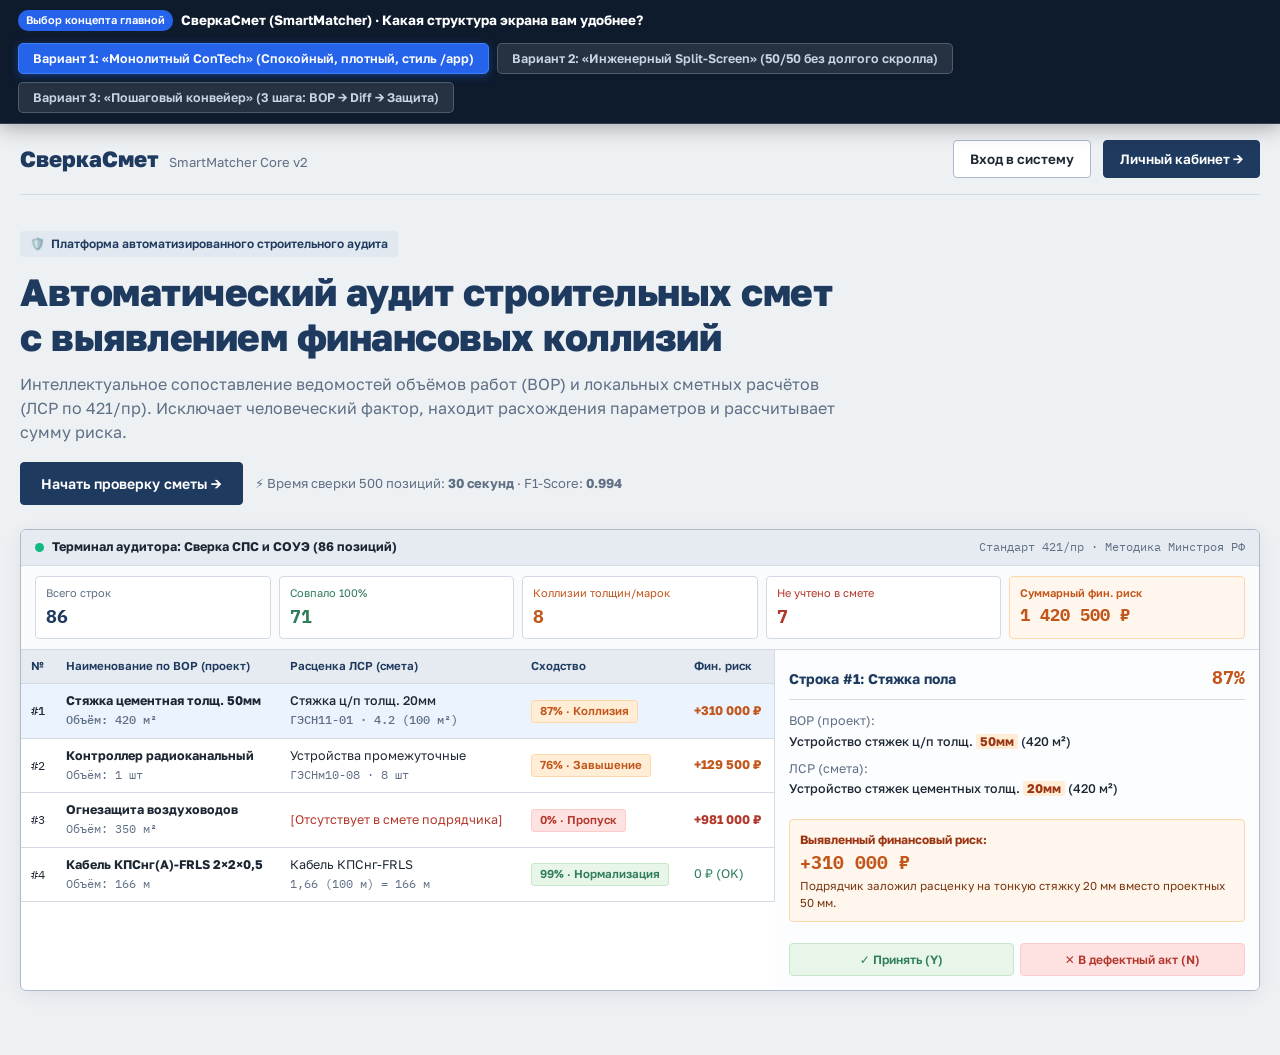
<file: web/landing_concepts.html>
<!doctype html>
<html lang="ru">
<head>
  <meta charset="utf-8">
  <meta name="viewport" content="width=device-width, initial-scale=1, viewport-fit=cover">
  <title>Концепты главной страницы | СверкаСмет (SmartMatcher)</title>
  <link rel="icon" type="image/svg+xml" href="/favicon.svg">
  <link rel="stylesheet" href="https://fonts.googleapis.com/css2?family=Golos+Text:wght@400;500;600;700;800&family=IBM+Plex+Mono:wght@400;500;600&display=swap">
  <style>
    :root {
      --bg: #EEF1F4;
      --card: #FFFFFF;
      --ink: #1F3A5F;
      --ink-dark: #0E1B2D;
      --text: #1D2733;
      --mut: #5F6F84;
      --line: #D3DAE3;
      --line2: #AEBAC9;
      --hdr: #E6EBF1;
      --ok: #2F7D5B;
      --part: #9A6A00;
      --diff: #C2561B;
      --bad: #B3382C;
      --link: #1F5FBF;
      --accent: #2563EB;
      --accent-hover: #1D4ED8;
    }
    * { box-sizing: border-box; margin: 0; padding: 0; }
    body {
      background: var(--bg);
      color: var(--text);
      font: 14px/1.5 "Golos Text", system-ui, -apple-system, sans-serif;
      -webkit-font-smoothing: antialiased;
    }
    a { color: inherit; text-decoration: none; }

    /* Concept Switcher Floating Bar */
    .switcher-bar {
      position: sticky;
      top: 0;
      z-index: 1000;
      background: #0E1B2D;
      color: #fff;
      padding: 10px 18px;
      display: flex;
      justify-content: space-between;
      align-items: center;
      box-shadow: 0 4px 20px rgba(0, 0, 0, 0.3);
      border-bottom: 1px solid rgba(255, 255, 255, 0.15);
      flex-wrap: wrap;
      gap: 12px;
    }
    .switcher-title {
      font-size: 13.5px;
      font-weight: 700;
      display: flex;
      align-items: center;
      gap: 8px;
    }
    .switcher-title span {
      background: #2563EB;
      color: #fff;
      font-size: 11px;
      padding: 2px 8px;
      border-radius: 10px;
      font-weight: 600;
    }
    .switcher-buttons {
      display: flex;
      gap: 8px;
      flex-wrap: wrap;
    }
    .s-btn {
      background: rgba(255, 255, 255, 0.1);
      border: 1px solid rgba(255, 255, 255, 0.2);
      color: #CBD5E1;
      font-family: inherit;
      font-size: 12.5px;
      font-weight: 600;
      padding: 7px 14px;
      border-radius: 5px;
      cursor: pointer;
      transition: all 0.15s ease;
    }
    .s-btn:hover {
      background: rgba(255, 255, 255, 0.2);
      color: #fff;
    }
    .s-btn.active {
      background: #2563EB;
      border-color: #3B82F6;
      color: #fff;
      box-shadow: 0 2px 8px rgba(37, 99, 235, 0.4);
    }

    /* Container */
    .container {
      max-width: 1280px;
      margin: 0 auto;
      padding: 0 20px;
    }

    /* Concept Views */
    .concept-view {
      display: none;
      animation: fadeIn 0.2s ease-out;
    }
    .concept-view.active {
      display: block;
    }
    @keyframes fadeIn {
      from { opacity: 0; transform: translateY(4px); }
      to { opacity: 1; transform: none; }
    }

    /* Common reusable elements */
    .btn {
      display: inline-flex;
      align-items: center;
      justify-content: center;
      gap: 6px;
      font-family: inherit;
      font-weight: 600;
      font-size: 13.5px;
      padding: 8px 16px;
      border-radius: 4px;
      cursor: pointer;
      transition: all 0.12s ease;
      white-space: nowrap;
      border: 1px solid var(--line2);
      background: #fff;
      color: var(--text);
    }
    .btn-primary {
      background: var(--ink);
      color: #fff;
      border-color: var(--ink);
    }
    .btn-primary:hover {
      background: #152740;
    }
    .btn-blue {
      background: #2563EB;
      color: #fff;
      border-color: #1D4ED8;
    }
    .btn-blue:hover {
      background: #1D4ED8;
    }
    .t-code {
      font-family: "IBM Plex Mono", monospace;
      font-size: 12px;
    }
    .badge {
      display: inline-flex;
      align-items: center;
      gap: 4px;
      padding: 2px 8px;
      border-radius: 3px;
      font-size: 11.5px;
      font-weight: 600;
    }
    .b-ok { background: #E8F5E9; color: var(--ok); border: 1px solid #C8E6C9; }
    .b-diff { background: #FFEDD5; color: var(--diff); border: 1px solid #FED7AA; }
    .b-bad { background: #FEE2E2; color: var(--bad); border: 1px solid #FECACA; }
    mark.df { background: #FFEDD5; color: #9A3412; padding: 0 4px; border-radius: 2px; font-weight: 700; }

    /* ========================================================
       КОНЦЕПТ 1: МОНОЛИТНЫЙ CONTECH TERMINAL
       Спокойная светлая гамма, единый фон, нет скачков яркости
       ======================================================== */
    .c1-nav {
      display: flex;
      justify-content: space-between;
      align-items: center;
      padding: 16px 0;
      border-bottom: 1px solid var(--line);
    }
    .c1-brand {
      display: flex;
      align-items: baseline;
      gap: 10px;
    }
    .c1-brand b {
      font-size: 22px;
      font-weight: 800;
      color: var(--ink);
    }
    .c1-brand span {
      color: var(--mut);
      font-size: 13px;
    }
    .c1-hero {
      padding: 36px 0 24px;
    }
    .c1-header-block {
      max-width: 820px;
      margin-bottom: 24px;
    }
    .c1-tag {
      display: inline-flex;
      align-items: center;
      gap: 6px;
      font-size: 12px;
      font-weight: 600;
      color: var(--ink);
      background: #E2E8F0;
      padding: 4px 10px;
      border-radius: 4px;
      margin-bottom: 12px;
    }
    .c1-header-block h1 {
      font-size: 38px;
      font-weight: 800;
      line-height: 1.2;
      color: var(--ink);
      margin-bottom: 12px;
      letter-spacing: -0.5px;
    }
    .c1-header-block p {
      font-size: 16px;
      line-height: 1.5;
      color: var(--mut);
      margin-bottom: 18px;
    }
    .c1-actions {
      display: flex;
      gap: 12px;
      align-items: center;
      flex-wrap: wrap;
    }

    /* Terminal frame inside Concept 1 */
    .c1-terminal {
      background: var(--card);
      border: 1px solid var(--line2);
      border-radius: 6px;
      box-shadow: 0 4px 20px rgba(18, 34, 56, 0.08);
      overflow: hidden;
      margin-bottom: 40px;
    }
    .c1-t-bar {
      background: var(--hdr);
      border-bottom: 1px solid var(--line);
      padding: 8px 14px;
      display: flex;
      justify-content: space-between;
      align-items: center;
      font-size: 12.5px;
    }
    .c1-cards-grid {
      display: grid;
      grid-template-columns: repeat(5, 1fr);
      gap: 8px;
      padding: 10px 14px;
      border-bottom: 1px solid var(--line);
      background: #FAFBFC;
    }
    .c1-sc {
      background: #fff;
      border: 1px solid var(--line);
      border-radius: 4px;
      padding: 8px 10px;
      display: flex;
      flex-direction: column;
      gap: 2px;
    }
    .c1-sc small { color: var(--mut); font-size: 11px; }
    .c1-sc b { font-size: 18px; font-family: "IBM Plex Mono", monospace; color: var(--ink); }

    .c1-t-split {
      display: grid;
      grid-template-columns: 1.4fr 0.9fr;
      min-height: 340px;
    }
    .c1-t-table {
      width: 100%;
      border-collapse: collapse;
      font-size: 12.5px;
      border-right: 1px solid var(--line);
    }
    .c1-t-table th {
      background: var(--hdr);
      padding: 8px 10px;
      text-align: left;
      font-weight: 600;
      color: var(--ink);
      border-bottom: 1px solid var(--line);
      font-size: 11.5px;
    }
    .c1-t-table td {
      padding: 8px 10px;
      border-bottom: 1px solid var(--line);
      cursor: pointer;
    }
    .c1-t-table tr:hover { background: #F8FAFC; }
    .c1-t-table tr.active { background: #EBF3FF; font-weight: 500; }

    .c1-panel {
      padding: 14px;
      background: #FCFDFE;
      display: flex;
      flex-direction: column;
      gap: 12px;
    }

    /* ========================================================
       КОНЦЕПТ 2: ИНЖЕНЕРНЫЙ SPLIT-SCREEN (50/50)
       Всё в первом экране: слева ценность и калькулятор,
       справа живой рабочий терминал. Без долгого скролла.
       ======================================================== */
    .c2-wrap {
      display: grid;
      grid-template-columns: 1fr 1.15fr;
      gap: 24px;
      padding: 24px 0 40px;
      align-items: start;
    }
    .c2-left {
      background: var(--card);
      border: 1px solid var(--line);
      border-radius: 6px;
      padding: 28px;
      display: flex;
      flex-direction: column;
      gap: 18px;
    }
    .c2-left h1 {
      font-size: 30px;
      font-weight: 800;
      line-height: 1.2;
      color: var(--ink);
      letter-spacing: -0.5px;
    }
    .c2-left p {
      font-size: 14.5px;
      color: var(--mut);
      line-height: 1.5;
    }
    .c2-features {
      list-style: none;
      display: flex;
      flex-direction: column;
      gap: 8px;
      font-size: 13.5px;
    }
    .c2-features li {
      display: flex;
      gap: 8px;
      align-items: baseline;
    }
    .c2-features li b {
      color: var(--ink);
    }
    .c2-calc-box {
      background: var(--hdr);
      border: 1px solid var(--line);
      border-radius: 6px;
      padding: 14px;
    }
    .c2-calc-top {
      display: flex;
      justify-content: space-between;
      font-size: 12.5px;
      font-weight: 600;
      color: var(--ink);
      margin-bottom: 6px;
    }
    .c2-calc-metrics {
      display: grid;
      grid-template-columns: 1fr 1fr;
      gap: 10px;
      margin-top: 10px;
    }
    .c2-m-card {
      background: #fff;
      border: 1px solid var(--line);
      border-radius: 4px;
      padding: 8px 10px;
    }
    .c2-m-card b {
      display: block;
      font-size: 16px;
      font-family: "IBM Plex Mono", monospace;
      color: var(--ink);
    }
    .c2-m-card small {
      font-size: 11px;
      color: var(--mut);
    }

    .c2-right {
      position: sticky;
      top: 60px;
    }

    /* ========================================================
       КОНЦЕПТ 3: ПОШАГОВЫЙ КОНВЕЙЕР (3 ШАГА АУДИТА)
       Логика: Загрузка -> Алгоритмический Diff -> Защита бюджета
       ======================================================== */
    .c3-header {
      text-align: center;
      padding: 32px 0 24px;
      max-width: 760px;
      margin: 0 auto;
    }
    .c3-header h1 {
      font-size: 34px;
      font-weight: 800;
      color: var(--ink);
      margin-bottom: 8px;
    }
    .c3-steps {
      display: grid;
      grid-template-columns: repeat(3, 1fr);
      gap: 16px;
      margin-bottom: 24px;
    }
    .c3-step-card {
      background: var(--card);
      border: 1px solid var(--line);
      border-radius: 6px;
      padding: 18px;
      display: flex;
      flex-direction: column;
      gap: 8px;
      position: relative;
    }
    .c3-step-num {
      width: 24px;
      height: 24px;
      background: var(--ink);
      color: #fff;
      border-radius: 50%;
      font-size: 12px;
      font-weight: 700;
      display: flex;
      align-items: center;
      justify-content: center;
    }
    .c3-step-card h3 {
      font-size: 15px;
      font-weight: 700;
      color: var(--ink);
    }
    .c3-step-card p {
      font-size: 12.5px;
      color: var(--mut);
      line-height: 1.45;
    }

    .c3-interactive-stage {
      background: #fff;
      border: 1px solid var(--line);
      border-radius: 6px;
      overflow: hidden;
      margin-bottom: 40px;
    }

    @media (max-width: 960px) {
      .c2-wrap { grid-template-columns: 1fr; }
      .c1-t-split { grid-template-columns: 1fr; }
      .c3-steps { grid-template-columns: 1fr; }
      .c1-cards-grid { grid-template-columns: repeat(2, 1fr); }
    }
  </style>
</head>
<body>

  <!-- ВЕРХНЯЯ ПАНЕЛЬ ПЕРЕКЛЮЧЕНИЯ КОНЦЕПТОВ (ИНТЕРАКТИВНЫЙ ВЫБОР) -->
  <div class="switcher-bar">
    <div class="switcher-title">
      <span>Выбор концепта главной</span>
      СверкаСмет (SmartMatcher) · Какая структура экрана вам удобнее?
    </div>
    <div class="switcher-buttons">
      <button class="s-btn active" onclick="switchConcept(1)">
        Вариант 1: «Монолитный ConTech» (Спокойный, плотный, стиль /app)
      </button>
      <button class="s-btn" onclick="switchConcept(2)">
        Вариант 2: «Инженерный Split-Screen» (50/50 без долгого скролла)
      </button>
      <button class="s-btn" onclick="switchConcept(3)">
        Вариант 3: «Пошаговый конвейер» (3 шага: ВОР → Diff → Защита)
      </button>
    </div>
  </div>

  <!-- ========================================================
       ВАРИАНТ 1: МОНОЛИТНЫЙ CONTECH TERMINAL
       Единый спокойный серый фон #EEF1F4, чистые белые карточки,
       полное отсутствие резких чёрно-белых скачков.
       ======================================================== -->
  <div id="concept-1" class="concept-view active">
    <div class="container">
      <header class="c1-nav">
        <div class="c1-brand">
          <b>СверкаСмет</b>
          <span>SmartMatcher Core v2</span>
        </div>
        <div style="display:flex; gap:12px; align-items:center;">
          <a href="/login" class="btn">Вход в систему</a>
          <a href="/login" class="btn btn-primary">Личный кабинет →</a>
        </div>
      </header>

      <section class="c1-hero">
        <div class="c1-header-block">
          <div class="c1-tag">
            <span>🛡️</span> Платформа автоматизированного строительного аудита
          </div>
          <h1>
            Автоматический аудит строительных смет с выявлением финансовых коллизий
          </h1>
          <p>
            Интеллектуальное сопоставление ведомостей объёмов работ (ВОР) и локальных сметных расчётов (ЛСР по 421/пр). Исключает человеческий фактор, находит расхождения параметров и рассчитывает сумму риска.
          </p>
          <div class="c1-actions">
            <a href="/login" class="btn btn-primary" style="padding:10px 20px; font-size:14px;">
              Начать проверку сметы →
            </a>
            <span style="font-size:13px; color:var(--mut);">
              ⚡ Время сверки 500 позиций: <b>30 секунд</b> · F1-Score: <b>0.994</b>
            </span>
          </div>
        </div>

        <!-- Terminal Widget in Concept 1 -->
        <div class="c1-terminal">
          <div class="c1-t-bar">
            <div style="display:flex; align-items:center; gap:8px;">
              <span style="width:9px; height:9px; background:#10B981; border-radius:50%; display:inline-block;"></span>
              <b>Терминал аудитора: Сверка СПС и СОУЭ (86 позиций)</b>
            </div>
            <span class="t-code" style="color:var(--mut);">Стандарт 421/пр · Методика Минстроя РФ</span>
          </div>

          <div class="c1-cards-grid">
            <div class="c1-sc">
              <small>Всего строк</small>
              <b>86</b>
            </div>
            <div class="c1-sc">
              <small style="color:var(--ok);">Совпало 100%</small>
              <b style="color:var(--ok);">71</b>
            </div>
            <div class="c1-sc">
              <small style="color:var(--diff);">Коллизии толщин/марок</small>
              <b style="color:var(--diff);">8</b>
            </div>
            <div class="c1-sc">
              <small style="color:var(--bad);">Не учтено в смете</small>
              <b style="color:var(--bad);">7</b>
            </div>
            <div class="c1-sc" style="background:#FFF7ED; border-color:#FED7AA;">
              <small style="color:#C2561B; font-weight:600;">Суммарный фин. риск</small>
              <b style="color:#C2561B; font-size:17px;">1 420 500 ₽</b>
            </div>
          </div>

          <div class="c1-t-split">
            <div>
              <table class="c1-t-table">
                <thead>
                  <tr>
                    <th>№</th>
                    <th>Наименование по ВОР (проект)</th>
                    <th>Расценка ЛСР (смета)</th>
                    <th>Сходство</th>
                    <th>Фин. риск</th>
                  </tr>
                </thead>
                <tbody id="c1-tbody">
                  <tr class="active" onclick="c1Select(0, this)">
                    <td class="t-code">#1</td>
                    <td><b>Стяжка цементная толщ. 50мм</b><br><span class="t-code" style="color:var(--mut);">Объём: 420 м²</span></td>
                    <td>Стяжка ц/п толщ. 20мм<br><span class="t-code" style="color:var(--mut);">ГЭСН11-01 · 4.2 (100 м²)</span></td>
                    <td><span class="badge b-diff">87% · Коллизия</span></td>
                    <td><b style="color:var(--diff);">+310 000 ₽</b></td>
                  </tr>
                  <tr onclick="c1Select(1, this)">
                    <td class="t-code">#2</td>
                    <td><b>Контроллер радиоканальный</b><br><span class="t-code" style="color:var(--mut);">Объём: 1 шт</span></td>
                    <td>Устройства промежуточные<br><span class="t-code" style="color:var(--mut);">ГЭСНм10-08 · 8 шт</span></td>
                    <td><span class="badge b-diff">76% · Завышение</span></td>
                    <td><b style="color:var(--diff);">+129 500 ₽</b></td>
                  </tr>
                  <tr onclick="c1Select(2, this)">
                    <td class="t-code">#3</td>
                    <td><b>Огнезащита воздуховодов</b><br><span class="t-code" style="color:var(--mut);">Объём: 350 м²</span></td>
                    <td><span style="color:var(--bad);">[Отсутствует в смете подрядчика]</span></td>
                    <td><span class="badge b-bad">0% · Пропуск</span></td>
                    <td><b style="color:var(--bad);">+981 000 ₽</b></td>
                  </tr>
                  <tr onclick="c1Select(3, this)">
                    <td class="t-code">#4</td>
                    <td><b>Кабель КПСнг(А)-FRLS 2×2×0,5</b><br><span class="t-code" style="color:var(--mut);">Объём: 166 м</span></td>
                    <td>Кабель КПСнг-FRLS<br><span class="t-code" style="color:var(--mut);">1,66 (100 м) = 166 м</span></td>
                    <td><span class="badge b-ok">99% · Нормализация</span></td>
                    <td><span style="color:var(--ok);">0 ₽ (OK)</span></td>
                  </tr>
                </tbody>
              </table>
            </div>

            <!-- Detail inspector -->
            <div class="c1-panel" id="c1-panel">
              <div style="display:flex; justify-content:space-between; align-items:baseline; border-bottom:1px solid var(--line); padding-bottom:8px;">
                <b id="c1-p-title" style="color:var(--ink);">Строка #1: Стяжка пола</b>
                <span id="c1-p-sim" class="t-code" style="font-size:18px; font-weight:700; color:var(--diff);">87%</span>
              </div>
              <div style="font-size:12.5px;">
                <div style="color:var(--mut); margin-bottom:2px;">ВОР (проект):</div>
                <div id="c1-p-vor" style="font-weight:500; margin-bottom:8px;">Устройство стяжек ц/п толщ. <mark class="df">50мм</mark> (420 м²)</div>
                <div style="color:var(--mut); margin-bottom:2px;">ЛСР (смета):</div>
                <div id="c1-p-lsr" style="font-weight:500; margin-bottom:8px;">Устройство стяжек цементных толщ. <mark class="df">20мм</mark> (420 м²)</div>
              </div>
              <div style="background:#FFF7ED; border:1px solid #FED7AA; border-radius:4px; padding:8px 10px;">
                <b style="color:#9A3412; font-size:12px;">Выявленный финансовый риск:</b>
                <div id="c1-p-risk" style="font-size:18px; font-weight:700; color:#C2561B; font-family:'IBM Plex Mono', monospace;">+310 000 ₽</div>
                <div id="c1-p-desc" style="font-size:11.5px; color:#78350F; margin-top:2px;">Подрядчик заложил расценку на тонкую стяжку 20 мм вместо проектных 50 мм.</div>
              </div>
              <div style="display:flex; gap:6px; margin-top:auto;">
                <button class="btn" style="flex:1; background:#E8F5E9; color:var(--ok); border-color:#C8E6C9; font-size:12px;">✓ Принять (Y)</button>
                <button class="btn" style="flex:1; background:#FEE2E2; color:var(--bad); border-color:#FECACA; font-size:12px;">✕ В дефектный акт (N)</button>
              </div>
            </div>
          </div>
        </div>
      </section>
    </div>
  </div>


  <!-- ========================================================
       ВАРИАНТ 2: ИНЖЕНЕРНЫЙ SPLIT-SCREEN (50/50)
       Всё в одном экране. Слева понятный оффер и быстрый
       интерактивный калькулятор, справа всегда на виду терминал.
       ======================================================== -->
  <div id="concept-2" class="concept-view">
    <div class="container">
      <header class="c1-nav">
        <div class="c1-brand">
          <b>СверкаСмет</b>
          <span style="border-left:1px solid var(--line2); padding-left:8px;">Инженерный аудит строительных смет</span>
        </div>
        <div style="display:flex; gap:10px;">
          <a href="/login" class="btn">Войти</a>
          <a href="/login" class="btn btn-primary">Попробовать сервис →</a>
        </div>
      </header>

      <div class="c2-wrap">
        <!-- Слева: Концентрированная выгода + Калькулятор окупаемости -->
        <div class="c2-left">
          <div class="c1-tag" style="align-self:flex-start;">
            🏢 Для Заказчиков, Генподрядчиков и Сметных отделов
          </div>
          <h1>
            Предотвратите сметные убытки ещё до подписания договора
          </h1>
          <p>
            SmartMatcher сопоставляет ведомости объёмов работ и сметы по Методике 421/пр. Выявляет завышения, разные марки бетона, толщины конструкций и забытые позиции.
          </p>

          <ul class="c2-features">
            <li><span>✓</span> <b>30 секунд вместо 4 дней:</b> мгновенный анализ сметы любой ёмкости.</li>
            <li><span>✓</span> <b>Нормализация масштабов:</b> автоматический учёт 100 м² $\leftrightarrow$ м², 1000 шт $\leftrightarrow$ шт.</li>
            <li><span>✓</span> <b>Расчёт финансового риска:</b> денежная оценка каждой коллизии ($\Delta V \times \text{цена}$).</li>
            <li><span>✓</span> <b>Единый архив проверок:</b> фиксация принятых решений в защищённой базе данных.</li>
          </ul>

          <!-- Интерактивный микро-калькулятор окупаемости -->
          <div class="c2-calc-box">
            <div class="c2-calc-top">
              <span>Смет в месяц: <b id="c2-lbl-smets">12 смет</b></span>
              <span style="color:var(--link);">Окупаемость: 1-й объект</span>
            </div>
            <input type="range" id="c2-rng" min="1" max="40" value="12" style="width:100%;" oninput="c2UpdateCalc(this.value)">
            <div class="c2-calc-metrics">
              <div class="c2-m-card">
                <b id="c2-res-hours">192 ч</b>
                <small>Сэкономлено времени инженеров</small>
              </div>
              <div class="c2-m-card">
                <b id="c2-res-money" style="color:var(--diff);">~3.8 млн ₽</b>
                <small>Предотвращено переплат</small>
              </div>
            </div>
          </div>

          <a href="/login" class="btn btn-primary" style="padding:12px; text-align:center; font-size:14px;">
            Зарегистрироваться и загрузить первую смету →
          </a>
        </div>

        <!-- Справа: Живой терминал проверки -->
        <div class="c2-right">
          <div class="c1-terminal" style="margin-bottom:0;">
            <div class="c1-t-bar">
              <b>Терминал аудита (Живой интерактивный пример)</b>
              <span class="badge b-ok">Core v2 Online</span>
            </div>
            <div class="c1-cards-grid" style="grid-template-columns: repeat(4, 1fr);">
              <div class="c1-sc"><small>Всего</small><b>86 поз.</b></div>
              <div class="c1-sc"><small style="color:var(--ok);">Совпало</small><b style="color:var(--ok);">71</b></div>
              <div class="c1-sc"><small style="color:var(--diff);">Коллизии</small><b style="color:var(--diff);">8</b></div>
              <div class="c1-sc" style="background:#FFF7ED;"><small style="color:#C2561B;">Фин. риск</small><b style="color:#C2561B; font-size:15px;">1.42 млн ₽</b></div>
            </div>
            <table class="c1-t-table">
              <thead>
                <tr>
                  <th>№</th>
                  <th>Позиция ВОР</th>
                  <th>ЛСР (421/пр)</th>
                  <th>Риск</th>
                </tr>
              </thead>
              <tbody>
                <tr class="active">
                  <td class="t-code">#1</td>
                  <td><b>Стяжка ц/п толщ. 50мм</b><br><span class="t-code">420 м²</span></td>
                  <td>Стяжка ц/п толщ. 20мм<br><span class="badge b-diff">87% толщина</span></td>
                  <td><b style="color:var(--diff);">+310 000 ₽</b></td>
                </tr>
                <tr>
                  <td class="t-code">#2</td>
                  <td><b>Контроллер радиоканальный</b><br><span class="t-code">1 шт</span></td>
                  <td>Устройства промежуточные<br><span class="badge b-diff">8 шт вместо 1</span></td>
                  <td><b style="color:var(--diff);">+129 500 ₽</b></td>
                </tr>
                <tr>
                  <td class="t-code">#3</td>
                  <td><b>Огнезащита воздуховодов</b><br><span class="t-code">350 м²</span></td>
                  <td><span style="color:var(--bad);">[Не осмечено]</span></td>
                  <td><b style="color:var(--bad);">+981 000 ₽</b></td>
                </tr>
              </tbody>
            </table>
            <div style="padding:12px; background:#FAFBFC; border-top:1px solid var(--line); font-size:12px; color:var(--mut); display:flex; justify-content:space-between; align-items:center;">
              <span>Кликните по строке в рабочем терминале для инспекции параметров</span>
              <a href="/login" style="color:var(--link); font-weight:600;">Открыть полный терминал →</a>
            </div>
          </div>
        </div>
      </div>
    </div>
  </div>


  <!-- ========================================================
       ВАРИАНТ 3: ПОШАГОВЫЙ КОНВЕЙЕР (3 ЭТАПА АУДИТА)
       Логичная последовательность работы сметчика:
       1. Загрузка пары документов ВОР+ЛСР
       2. Автоматический diff параметров и масштабов
       3. Финансовый протокол разногласий
       ======================================================== -->
  <div id="concept-3" class="concept-view">
    <div class="container">
      <header class="c1-nav">
        <div class="c1-brand">
          <b>СверкаСмет</b>
          <span>Конвейер строительного аудита</span>
        </div>
        <div style="display:flex; gap:10px;">
          <a href="/login" class="btn">Вход</a>
          <a href="/login" class="btn btn-primary">Начать работу</a>
        </div>
      </header>

      <div class="c3-header">
        <h1>Как SmartMatcher проверяет сметы за 3 шага</h1>
        <p style="font-size:15px; color:var(--mut);">
          От загрузки двух разрозненных таблиц Excel до готового акта разногласий с финансовой оценкой.
        </p>
      </div>

      <div class="c3-steps">
        <div class="c3-step-card">
          <div class="c3-step-num">1</div>
          <h3>Входной контроль пары документов</h3>
          <p>Вы загружаете ведомость работ (ВОР) и смету (ЛСР). Алгоритм автоматически определяет структуру, находит шапки колонок и отсекает нерелевантные таблицы.</p>
        </div>
        <div class="c3-step-card" style="border-color:var(--ink);">
          <div class="c3-step-num" style="background:#2563EB;">2</div>
          <h3>Гибридное семантическое сопоставление</h3>
          <p>TF-IDF + венгерский алгоритм оптимально выравнивают строки 1-к-1. Встроенный конвертер приводит 100 м² к м², а т к кг без участия человека.</p>
        </div>
        <div class="c3-step-card">
          <div class="c3-step-num">3</div>
          <h3>Защита бюджета и акт разногласий</h3>
          <p>Инженер видит diff расхождений, принимает решения в один клик (горячие клавиши Y/N), сохраняет результат в защищённый архив и скачивает дефектный акт.</p>
        </div>
      </div>

      <!-- Live stage preview -->
      <div class="c3-interactive-stage">
        <div style="background:var(--hdr); padding:10px 16px; border-bottom:1px solid var(--line); display:flex; justify-content:space-between; align-items:center;">
          <b>Шаг 2 и 3 в действии: Результат выравнивания и детекции коллизий</b>
          <span class="badge b-ok">86 позиций сопоставлено за 0.05 сек</span>
        </div>
        <div style="padding:16px;">
          <div style="display:grid; grid-template-columns: 1fr 1fr; gap:16px;">
            <div style="border:1px solid var(--line); border-radius:4px; padding:12px;">
              <div style="font-size:11px; text-transform:uppercase; color:var(--mut); font-weight:700; margin-bottom:4px;">Ведомость объёмов работ (ВОР):</div>
              <div style="font-size:14px; font-weight:600; color:var(--ink);">Устройство стяжек ц/п толщ. <mark class="df">50мм</mark></div>
              <div class="t-code" style="color:var(--mut); margin-top:4px;">Объём по проекту: 420 м²</div>
            </div>
            <div style="border:1px solid #FED7AA; background:#FFFBF7; border-radius:4px; padding:12px;">
              <div style="font-size:11px; text-transform:uppercase; color:#9A3412; font-weight:700; margin-bottom:4px;">Локальный сметный расчёт (ЛСР по 421/пр):</div>
              <div style="font-size:14px; font-weight:600; color:var(--ink);">Устройство стяжек цементных толщ. <mark class="df">20мм</mark></div>
              <div class="t-code" style="color:var(--mut); margin-top:4px;">ГЭСН11-01 · 4.2 (100 м²) = 420 м² · <b style="color:var(--diff);">Риск: +310 000 ₽</b></div>
            </div>
          </div>
          <div style="margin-top:14px; display:flex; justify-content:space-between; align-items:center; flex-wrap:wrap; gap:10px;">
            <span style="font-size:13px; color:var(--mut);">💡 Автоматически выявлено расхождение в толщине слоя (50 мм против 20 мм при равных объёмах).</span>
            <a href="/login" class="btn btn-primary">Попробовать на своих сметах →</a>
          </div>
        </div>
      </div>
    </div>
  </div>

  <script>
    // Переключение концептов
    function switchConcept(id) {
      document.querySelectorAll('.concept-view').forEach(v => v.classList.remove('active'));
      document.querySelectorAll('.s-btn').forEach(b => b.classList.remove('active'));
      
      document.getElementById('concept-' + id).classList.add('active');
      event.target.classList.add('active');
    }

    // Интерактив для Концепта 1
    const c1Data = [
      {
        title: "Строка #1: Стяжка пола",
        sim: "87%",
        vor: "Устройство стяжек ц/п толщ. <mark class=\"df\">50мм</mark> (420 м²)",
        lsr: "Устройство стяжек цементных толщ. <mark class=\"df\">20мм</mark> (420 м²)",
        risk: "+310 000 ₽",
        desc: "Подрядчик заложил расценку на тонкую стяжку 20 мм вместо проектных 50 мм."
      },
      {
        title: "Строка #2: Радиоканальный контроллер",
        sim: "76%",
        vor: "Монтаж радиоканального контроллера (1 шт)",
        lsr: "Устройства промежуточные и адаптеры (<mark class=\"df\">8 шт</mark>)",
        risk: "+129 500 ₽",
        desc: "Необоснованное завышение объёма оборудования на 7 дополнительных единиц."
      },
      {
        title: "Строка #3: Огнезащита воздуховодов",
        sim: "0%",
        vor: "Огнезащитная обработка воздуховодов (350 м²)",
        lsr: "<span style=\"color:var(--bad);\">[Отсутствует в смете подрядчика]</span>",
        risk: "+981 000 ₽",
        desc: "Критический пропуск: пожарные требования не осмечены подрядчиком."
      },
      {
        title: "Строка #4: Кабель КПСнг(А)-FRLS",
        sim: "99%",
        vor: "Кабель КПСнг(А)-FRLS 2×2×0,5 (166 м)",
        lsr: "Кабель КПСнг-FRLS 1,66 (100 м) = 166 м",
        risk: "0 ₽ (OK)",
        desc: "Автоматический пересчёт единиц измерения 100 м ↔ м. Объёмы совпадают."
      }
    ];

    function c1Select(idx, tr) {
      document.querySelectorAll('#c1-tbody tr').forEach(r => r.classList.remove('active'));
      tr.classList.add('active');
      const d = c1Data[idx];
      document.getElementById('c1-p-title').textContent = d.title;
      document.getElementById('c1-p-sim').textContent = d.sim;
      document.getElementById('c1-p-vor').innerHTML = d.vor;
      document.getElementById('c1-p-lsr').innerHTML = d.lsr;
      document.getElementById('c1-p-risk').textContent = d.risk;
      document.getElementById('c1-p-desc').textContent = d.desc;
    }

    // Интерактив для Концепта 2
    function c2UpdateCalc(val) {
      const v = parseInt(val);
      document.getElementById('c2-lbl-smets').textContent = v + ' смет';
      document.getElementById('c2-res-hours').textContent = (v * 16) + ' ч';
      document.getElementById('c2-res-money').textContent = '~' + (v * 0.32).toFixed(1) + ' млн ₽';
    }
  </script>
</body>
</html>
</file>
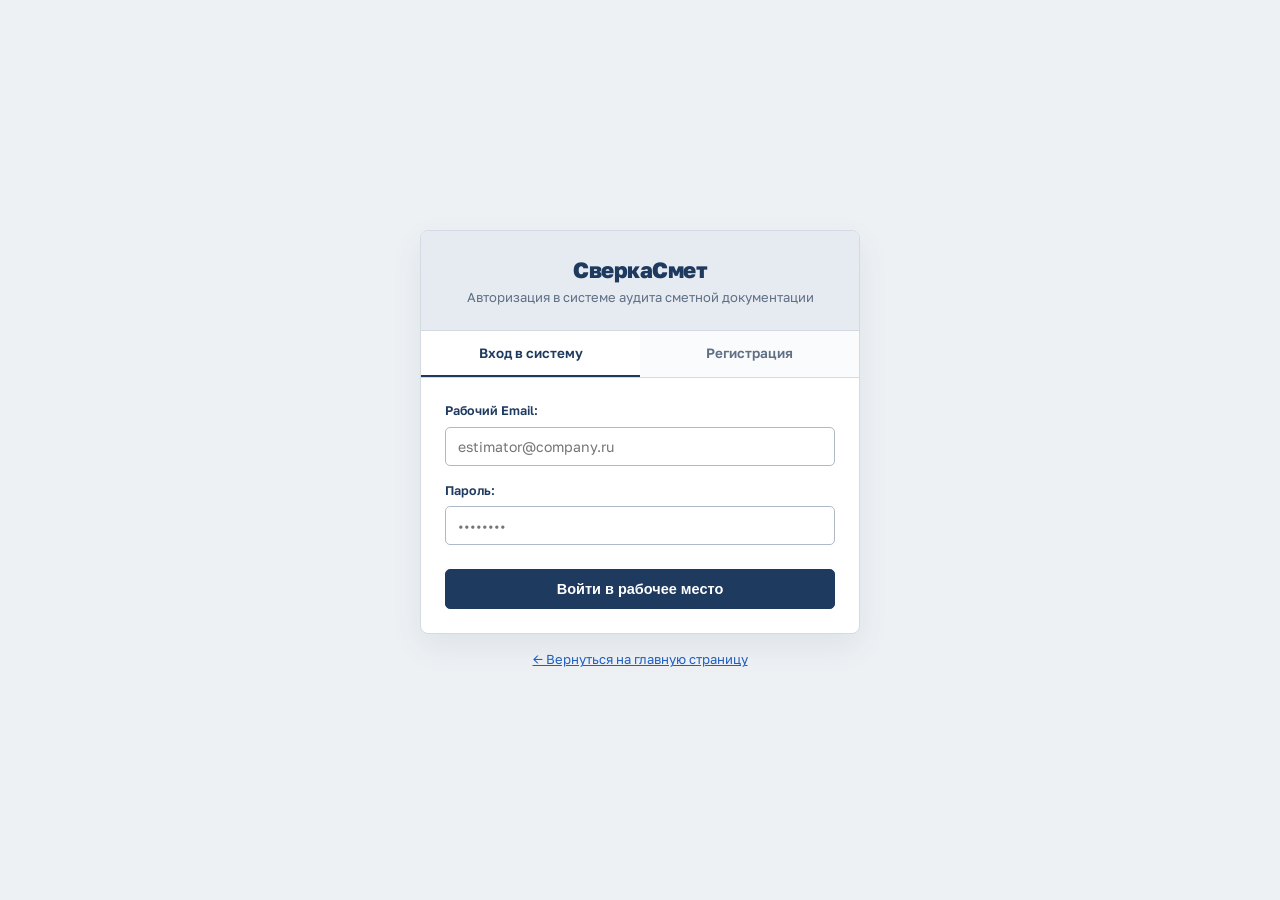
<file: web/login.html>
<!doctype html>
<html lang="ru">
<head>
  <meta charset="utf-8">
  <meta name="viewport" content="width=device-width, initial-scale=1">
  <title>Вход в систему | СверкаСмет</title>
  <link rel="stylesheet" href="https://fonts.googleapis.com/css2?family=Golos+Text:wght@400;500;600;700;800&family=IBM+Plex+Mono:wght@400;500&display=swap">
  <link rel="icon" type="image/svg+xml" href="/favicon.svg">
  <style>
    :root {
      --bg: #EEF1F4;
      --card: #FFFFFF;
      --ink: #1F3A5F;
      --ink-dark: #122238;
      --text: #1D2733;
      --mut: #5F6F84;
      --line: #D3DAE3;
      --line2: #AEBAC9;
      --hdr: #E6EBF1;
      --ok: #2F7D5B;
      --diff: #C2561B;
      --bad: #B3382C;
      --link: #1F5FBF;
    }
    * { box-sizing: border-box; margin: 0; padding: 0; }
    body {
      background: var(--bg);
      color: var(--text);
      font: 14px/1.5 "Golos Text", system-ui, sans-serif;
      min-height: 100vh;
      display: flex;
      flex-direction: column;
      justify-content: center;
      align-items: center;
      padding: 24px;
    }
    .auth-card {
      background: var(--card);
      border: 1px solid var(--line);
      border-radius: 8px;
      width: 100%;
      max-width: 440px;
      box-shadow: 0 12px 32px rgba(31, 58, 95, 0.08);
      overflow: hidden;
    }
    .auth-header {
      background: var(--hdr);
      border-bottom: 1px solid var(--line);
      padding: 22px 24px;
      text-align: center;
    }
    .auth-header b {
      display: block;
      font-size: 22px;
      font-weight: 800;
      color: var(--ink);
      letter-spacing: -0.5px;
    }
    .auth-header span {
      font-size: 13px;
      color: var(--mut);
    }
    .auth-tabs {
      display: flex;
      border-bottom: 1px solid var(--line);
      background: #fafbfc;
    }
    .auth-tab {
      flex: 1;
      text-align: center;
      padding: 12px;
      font-weight: 600;
      font-size: 13.5px;
      cursor: pointer;
      color: var(--mut);
      border-bottom: 2px solid transparent;
      transition: all 0.15s ease;
    }
    .auth-tab.active {
      color: var(--ink);
      border-bottom-color: var(--ink);
      background: #fff;
    }
    .auth-body {
      padding: 24px;
    }
    .form-group {
      margin-bottom: 16px;
    }
    label {
      display: block;
      font-size: 12.5px;
      font-weight: 600;
      color: var(--ink);
      margin-bottom: 6px;
    }
    input, select {
      width: 100%;
      padding: 10px 12px;
      border: 1px solid var(--line2);
      border-radius: 5px;
      font-family: inherit;
      font-size: 14px;
      background: #fff;
      color: var(--text);
    }
    input:focus, select:focus {
      outline: none;
      border-color: var(--link);
      box-shadow: 0 0 0 2px rgba(31, 95, 191, 0.15);
    }
    .btn-submit {
      width: 100%;
      background: var(--ink);
      color: #fff;
      border: 1px solid var(--ink);
      padding: 11px;
      font-size: 14.5px;
      font-weight: 600;
      border-radius: 5px;
      cursor: pointer;
      margin-top: 8px;
      transition: background 0.15s ease;
    }
    .btn-submit:hover {
      background: var(--ink-dark);
    }
    .demo-box {
      margin-top: 20px;
      padding: 14px;
      background: #F0FDF4;
      border: 1px solid #BBF7D0;
      border-radius: 6px;
      text-align: center;
    }
    .demo-box small {
      display: block;
      color: #166534;
      font-weight: 600;
      font-size: 12px;
      margin-bottom: 8px;
    }
    .btn-demo {
      width: 100%;
      background: #16A34A;
      color: #fff;
      border: 0;
      padding: 8px 12px;
      font-size: 13px;
      font-weight: 600;
      border-radius: 4px;
      cursor: pointer;
    }
    .btn-demo:hover {
      background: #15803D;
    }
    .msg-error {
      display: none;
      background: #FEF2F2;
      border: 1px solid #F87171;
      color: var(--bad);
      padding: 9px 12px;
      border-radius: 5px;
      font-size: 13px;
      margin-bottom: 14px;
    }
    .auth-footer {
      text-align: center;
      margin-top: 16px;
      font-size: 13px;
      color: var(--mut);
    }
    .auth-footer a {
      color: var(--link);
      text-decoration: underline;
    }
  </style>
</head>
<body>

  <div class="auth-card">
    <div class="auth-header">
      <a href="/" style="text-decoration:none; color:inherit;" title="На главную страницу"><b>СверкаСмет</b></a>
      <span>Авторизация в системе аудита сметной документации</span>
    </div>

    <div class="auth-tabs">
      <div class="auth-tab active" id="tab-login" onclick="switchAuthTab('login')">Вход в систему</div>
      <div class="auth-tab" id="tab-reg" onclick="switchAuthTab('reg')">Регистрация</div>
    </div>

    <div class="auth-body">
      <div id="error-box" class="msg-error"></div>

      <!-- ФОРМА ВХОДА -->
      <form id="form-login" onsubmit="handleLogin(event)">
        <div class="form-group">
          <label>Рабочий Email:</label>
          <input type="email" id="l-email" placeholder="estimator@company.ru" required>
        </div>
        <div class="form-group">
          <label>Пароль:</label>
          <input type="password" id="l-password" placeholder="••••••••" required>
        </div>
        <button type="submit" class="btn-submit" id="l-submit-btn">Войти в рабочее место</button>
      </form>

      <!-- ФОРМА РЕГИСТРАЦИИ -->
      <form id="form-reg" style="display:none;" onsubmit="handleRegister(event)">
        <div class="form-group">
          <label>ФИО инженера / эксперта:</label>
          <input type="text" id="r-name" placeholder="Саргсян Гагик Артакович" required>
        </div>
        <div class="form-group">
          <label>Рабочий Email:</label>
          <input type="email" id="r-email" placeholder="g.sargsyan@company.ru" required>
        </div>
        <div class="form-group">
          <label>Организация (заказчик / подрядчик):</label>
          <input type="text" id="r-company" placeholder="ООО «СтройЭкспертиза»">
        </div>
        <div class="form-group">
          <label>Роль в системе:</label>
          <select id="r-role">
            <option value="estimator" selected>Инженер-сметчик (подрядчик / экспертиза)</option>
          </select>
          <small style="color:var(--text-muted);font-size:11.5px;margin-top:2px;display:block;">* Права ведущего эксперта (lead) и администратора назначаются руководством вручную.</small>
        </div>
        <div class="form-group">
          <label>Пароль для входа:</label>
          <input type="password" id="r-password" placeholder="Минимум 8 символов" required minlength="8">
        </div>
        <button type="submit" class="btn-submit" id="r-submit-btn">Зарегистрировать аккаунт</button>
      </form>
    </div>
  </div>

  <div class="auth-footer">
    <a href="/">← Вернуться на главную страницу</a>
  </div>

  <script>
    function switchAuthTab(type) {
      document.getElementById('error-box').style.display = 'none';
      if (type === 'login') {
        document.getElementById('tab-login').classList.add('active');
        document.getElementById('tab-reg').classList.remove('active');
        document.getElementById('form-login').style.display = 'block';
        document.getElementById('form-reg').style.display = 'none';
      } else {
        document.getElementById('tab-login').classList.remove('active');
        document.getElementById('tab-reg').classList.add('active');
        document.getElementById('form-login').style.display = 'none';
        document.getElementById('form-reg').style.display = 'block';
      }
    }

    function showError(msg) {
      const box = document.getElementById('error-box');
      box.textContent = msg;
      box.style.display = 'block';
    }

    async function postAuthJson(url, payload, fallbackMsg) {
      let res;
      try {
        res = await fetch(url, {
          method: 'POST',
          headers: { 'Content-Type': 'application/json' },
          body: JSON.stringify(payload)
        });
      } catch (err) {
        return { ok: false, error: 'Сервер не отвечает. Проверьте, что программа запущена' };
      }
      let data;
      try {
        data = await res.json();
      } catch (err) {
        return { ok: false, error: `Сервер вернул непонятный ответ (код ${res.status})` };
      }
      if (!res.ok) {
        const msg = data.error || fallbackMsg;
        return { ok: false, error: data.error_id ? `${msg} (код ${data.error_id})` : msg };
      }
      return { ok: true, data };
    }

    async function handleLogin(e) {
      e.preventDefault();
      const email = document.getElementById('l-email').value.trim();
      const password = document.getElementById('l-password').value;
      const btn = document.getElementById('l-submit-btn');
      btn.textContent = 'Проверка доступа...';
      btn.disabled = true;

      const result = await postAuthJson('/api/auth/login', { email, password }, 'Ошибка авторизации');
      if (!result.ok) {
        showError(result.error);
        btn.textContent = 'Войти в рабочее место';
        btn.disabled = false;
      } else {
        window.location.href = '/app';
      }
    }

    async function handleRegister(e) {
      e.preventDefault();
      const full_name = document.getElementById('r-name').value.trim();
      const email = document.getElementById('r-email').value.trim();
      const company = document.getElementById('r-company').value.trim();
      const role = document.getElementById('r-role').value;
      const password = document.getElementById('r-password').value;
      const btn = document.getElementById('r-submit-btn');
      btn.textContent = 'Регистрация в PostgreSQL...';
      btn.disabled = true;

      const result = await postAuthJson('/api/auth/register', { full_name, email, company, role, password }, 'Ошибка регистрации');
      if (!result.ok) {
        showError(result.error);
        btn.textContent = 'Зарегистрировать аккаунт';
        btn.disabled = false;
      } else {
        window.location.href = '/app';
      }
    }
  </script>
</body>
</html>
</file>
